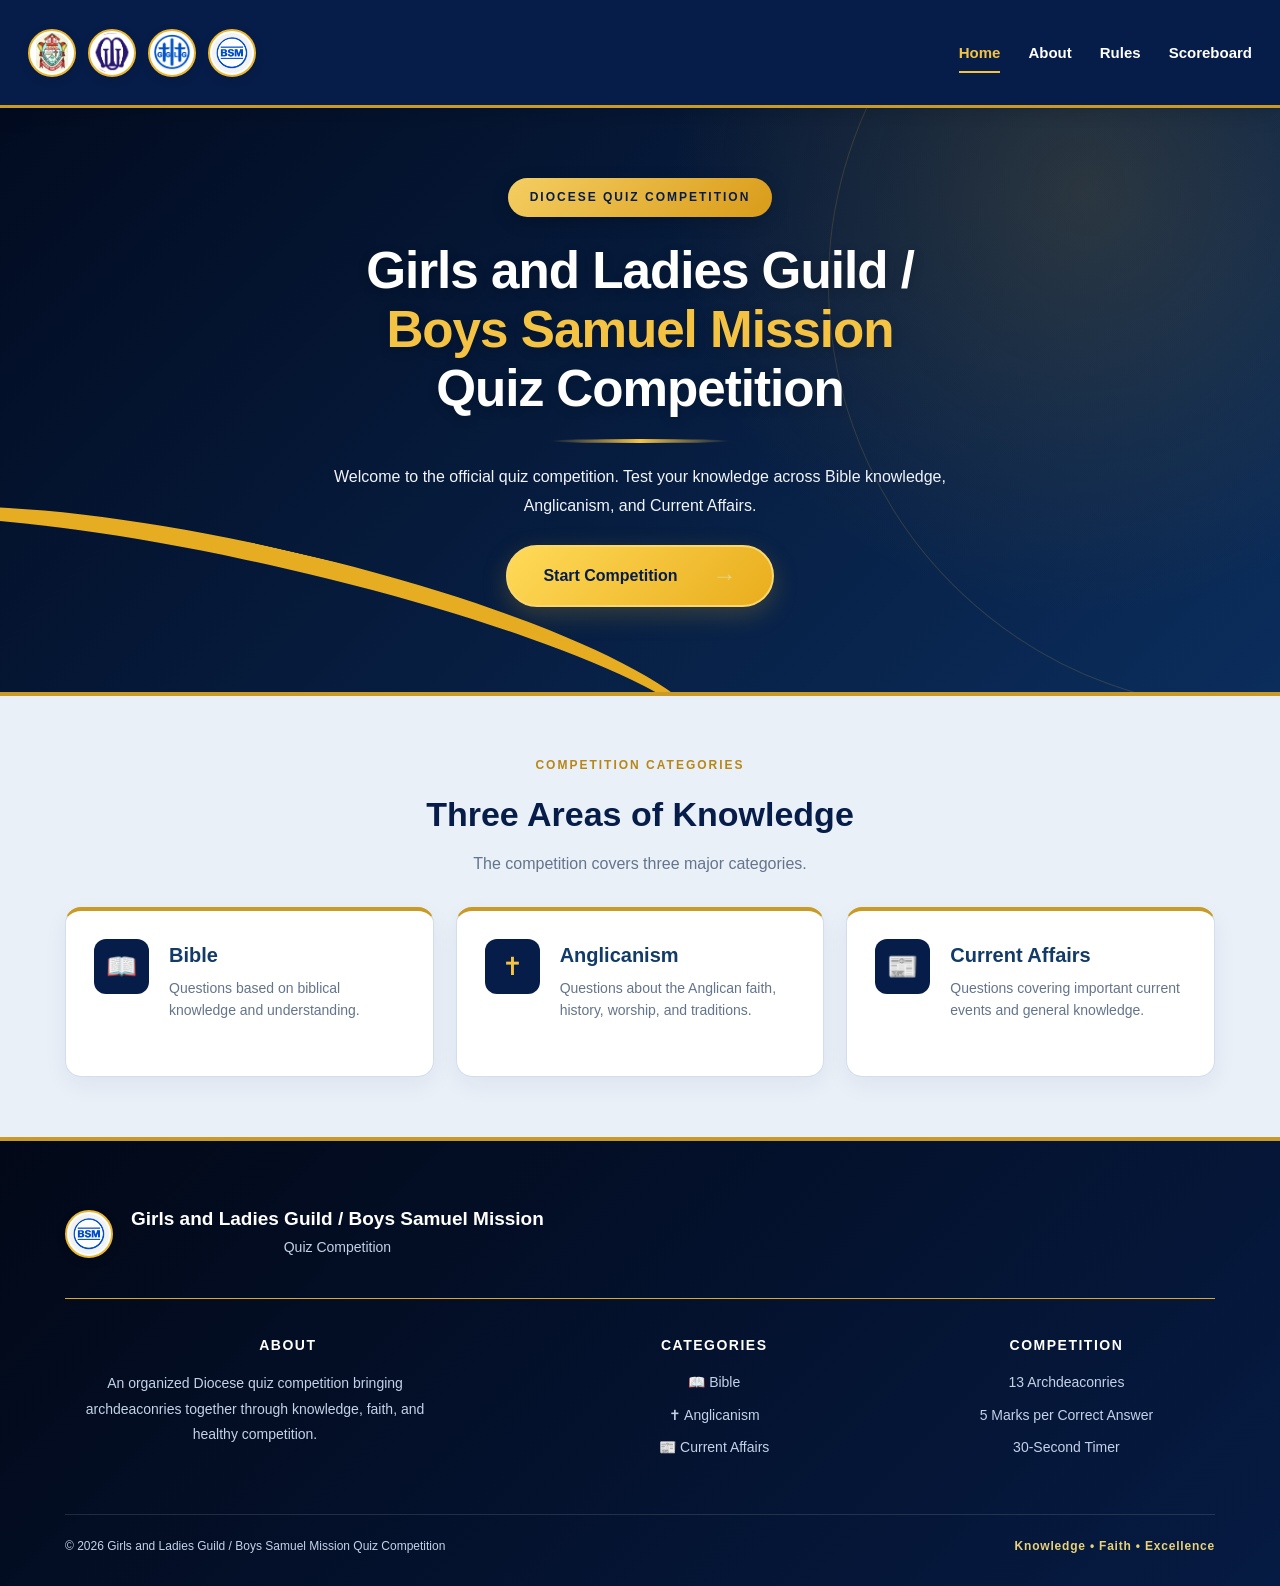
<file: index.html>
<!DOCTYPE html>
<html lang="en">
<head>
  <meta charset="UTF-8" />
  <meta name="viewport" content="width=device-width, initial-scale=1.0" />

  <title>Girls and Ladies Guild / Boys Samuel Mission Quiz Competition</title>

  <link rel="stylesheet" href="style.css" />
</head>

<body>

  <!-- ================= HEADER ================= -->
  <header class="header">
    <div class="header-inner">

      <!-- Logo Area -->
   <div class="logo-group">
  <div class="logo-placeholder">
    <img src="images/logo.png" alt="Logo 1">
  </div>

  <div class="logo-placeholder">
    <img src="images/logo2.png" alt="Logo 2">
  </div>

  <div class="logo-placeholder">
    <img src="images/logo3.png" alt="Logo 3">
  </div>
 <div class="logo-placeholder">
    <img src="images/logo4.png" alt="Logo 4">
  </div>
 
</div>

      <!-- Navigation -->
      
<nav class="navigation">
  <a href="index.html" class="active">Home</a>
  <a href="about.html">About</a>
  <a href="rules.html">Rules</a>
  <a href="scoreboard.html">Scoreboard</a>
</nav>
    </div>
  </header>


  <!-- ================= MAIN ================= -->
  <main>

    <!-- Hero Section -->
    <section class="hero">

      <div class="hero-content">

        <span class="eyebrow">DIOCESE QUIZ COMPETITION</span>

        <h1>
          Girls and Ladies Guild /
          <span>Boys Samuel Mission</span>
          Quiz Competition
        </h1>

        <div class="gold-line"></div>

        <p class="hero-description">
          Welcome to the official quiz competition.
          Test your knowledge across Bible knowledge,
          Anglicanism, and Current Affairs.
        </p>

        <button id="startCompetitionBtn" class="start-button">
          Start Competition
          <span>→</span>
        </button>

      </div>

    </section>


    <!-- ================= CATEGORIES ================= -->
    <section class="categories-section">

      <div class="section-heading">

        <span class="section-label">
          COMPETITION CATEGORIES
        </span>

        <h2>Three Areas of Knowledge</h2>

        <p>
          The competition covers three major categories.
        </p>

      </div>


      <div class="category-grid">

        <!-- Bible -->
        <article class="category-card">

          <div class="category-icon">📖</div>

          <div>
            <h3>Bible</h3>

            <p>
              Questions based on biblical knowledge
              and understanding.
            </p>
          </div>

        </article>


        <!-- Anglicanism -->
        <article class="category-card">

          <div class="category-icon">✝</div>

          <div>
            <h3>Anglicanism</h3>

            <p>
              Questions about the Anglican faith,
              history, worship, and traditions.
            </p>
          </div>

        </article>


        <!-- Current Affairs -->
        <article class="category-card">

          <div class="category-icon">📰</div>

          <div>
            <h3>Current Affairs</h3>

            <p>
              Questions covering important current
              events and general knowledge.
            </p>
          </div>

        </article>

      </div>

    </section>

  </main>


  <!-- ================= FOOTER ================= -->
<!-- ================= FOOTER ================= -->
<footer class="footer">

  <div class="footer-container">

    <!-- Brand -->
    <div class="footer-brand">

    <div class="logo-placeholder">
    <img src="images/logo4.png" alt="Logo 3">
  </div>


      <div>
        <h3>
          Girls and Ladies Guild / Boys Samuel Mission
        </h3>

        <p>Quiz Competition</p>
      </div>

    </div>


    <!-- Gold divider -->
    <div class="footer-gold-line"></div>


    <!-- Footer columns -->
    <div class="footer-grid">

      <!-- About -->
      <div class="footer-column">

        <h4>About</h4>

        <p>
          An organized Diocese quiz competition bringing
          archdeaconries together through knowledge, faith,
          and healthy competition.
        </p>

      </div>


      <!-- Categories -->
      <div class="footer-column">

        <h4>Categories</h4>

        <ul>
          <li>📖 Bible</li>
          <li>✝ Anglicanism</li>
          <li>📰 Current Affairs</li>
        </ul>

      </div>


      <!-- Competition -->
      <div class="footer-column">

        <h4>Competition</h4>

        <ul>
          <li>13 Archdeaconries</li>
          <li>5 Marks per Correct Answer</li>
          <li>30-Second Timer</li>
        </ul>

      </div>

    </div>


    <!-- Bottom bar -->
    <div class="footer-bottom">

      <p>
        © 2026 Girls and Ladies Guild / Boys Samuel Mission
        Quiz Competition
      </p>

      <p class="footer-tagline">
        Knowledge • Faith • Excellence
      </p>

    </div>

  </div>

</footer>


  <script src="script.js"></script>

</body>
</html>
</file>
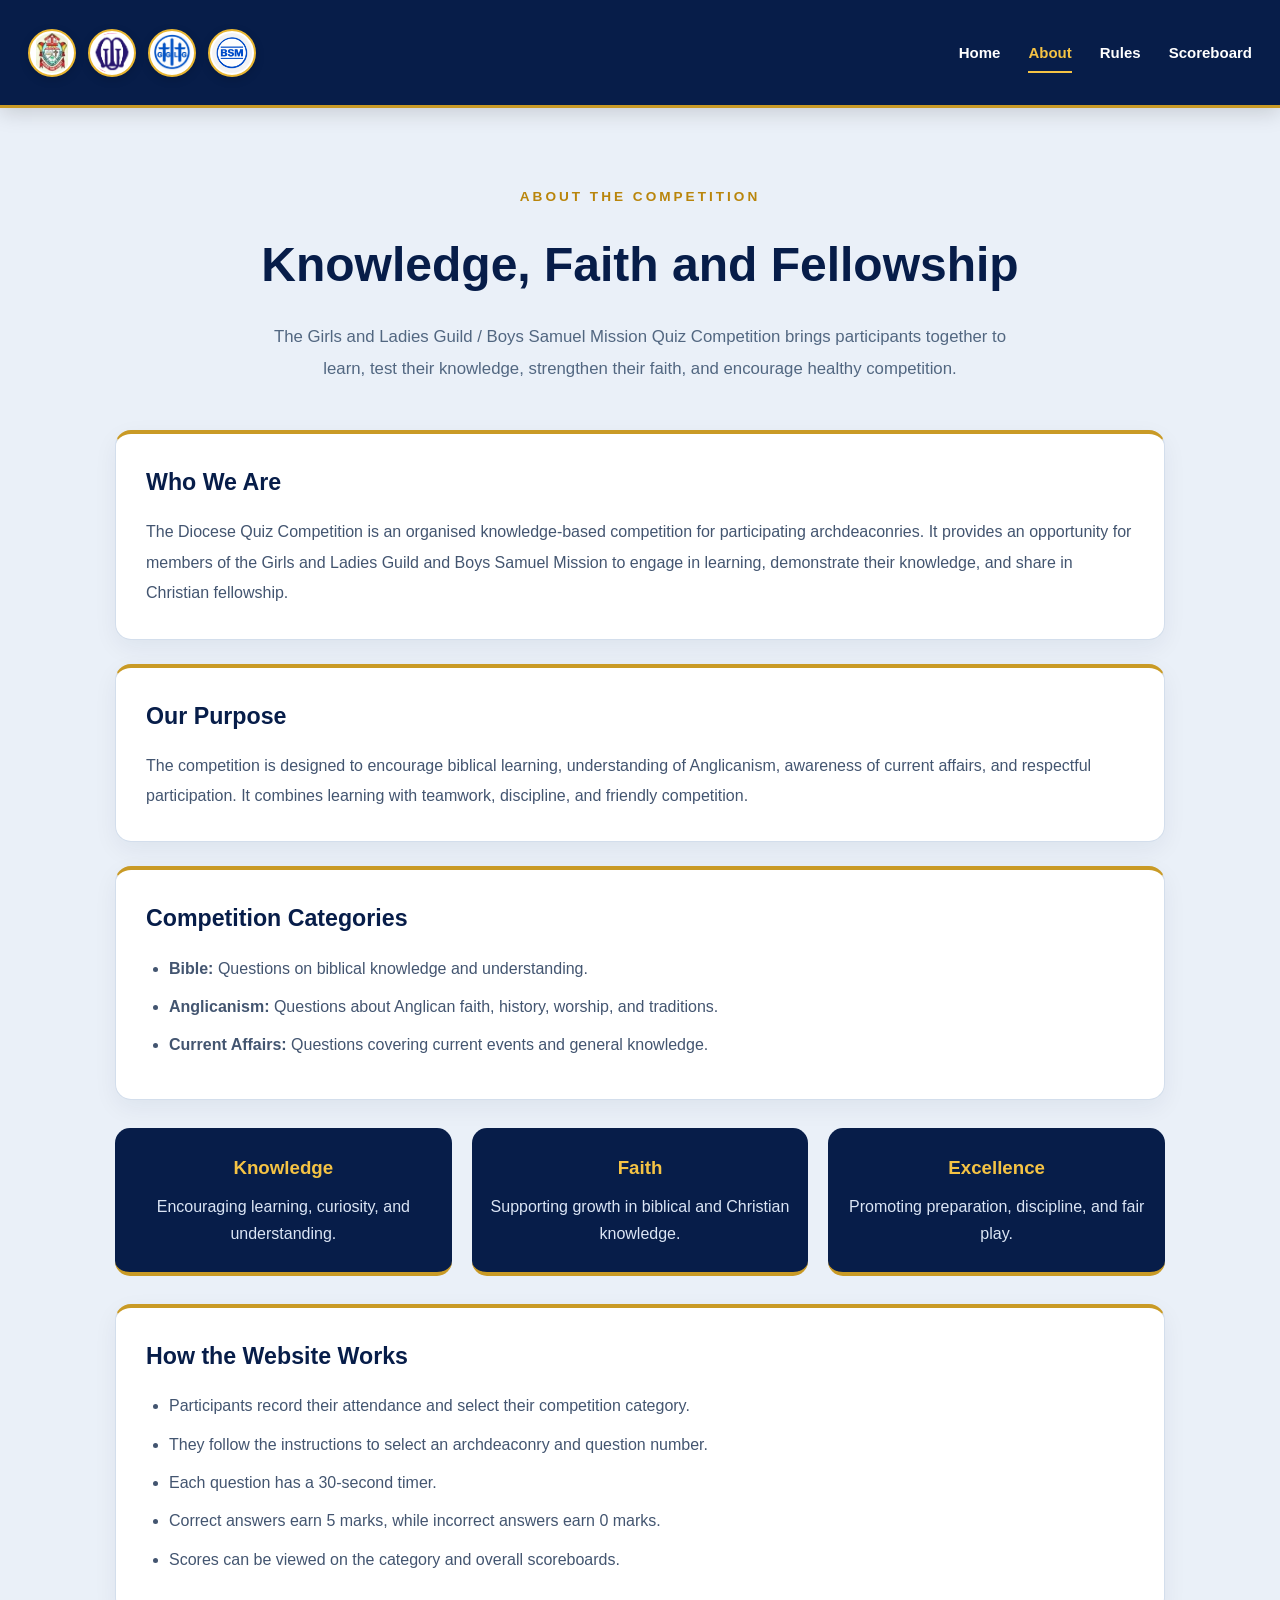
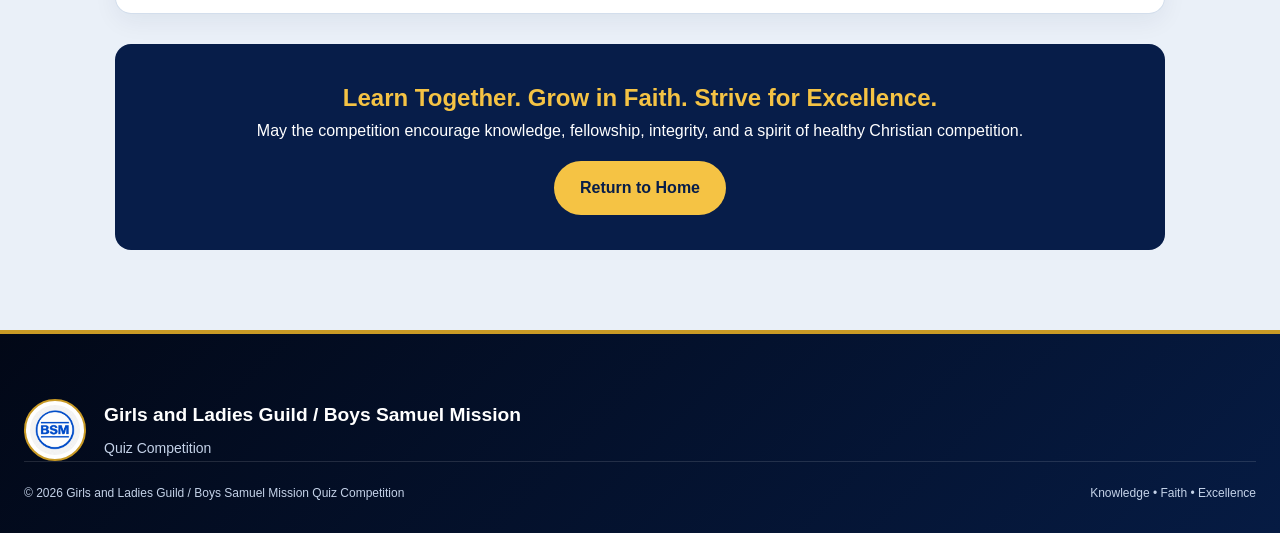
<file: about.html>
<!DOCTYPE html>
<html lang="en">
<head>
  <meta charset="UTF-8">
  <meta name="viewport" content="width=device-width, initial-scale=1.0">
  <title>About Us | Diocese Quiz Competition</title>
  <link rel="stylesheet" href="style.css">

  <style>
    .about-main {
      background: #eaf0f8;
      padding: 65px 24px 80px;
    }

    .about-container {
      max-width: 1050px;
      margin: 0 auto;
    }

    .about-hero {
      text-align: center;
      padding: 10px 0 45px;
    }

    .about-label {
      color: #b9850b;
      font-weight: 800;
      letter-spacing: 3px;
      font-size: 0.85rem;
    }

    .about-hero h1 {
      color: #071d49;
      font-size: clamp(2rem, 5vw, 3rem);
      margin: 18px 0;
    }

    .about-hero p {
      color: #526781;
      max-width: 750px;
      margin: 0 auto;
      line-height: 1.9;
      font-size: 1.05rem;
    }

    .about-card {
      background: #fff;
      border: 1px solid #d3deec;
      border-top: 4px solid #c99a25;
      border-radius: 16px;
      padding: 30px;
      margin-bottom: 24px;
      box-shadow: 0 8px 24px rgba(7, 29, 73, 0.06);
    }

    .about-card h2 {
      color: #071d49;
      margin-top: 0;
      margin-bottom: 16px;
      font-size: 1.45rem;
    }

    .about-card p,
    .about-card li {
      color: #435570;
      line-height: 1.9;
    }

    .about-card ul {
      padding-left: 23px;
      margin-bottom: 0;
    }

    .about-card li {
      margin-bottom: 8px;
    }

    .about-values {
      display: grid;
      grid-template-columns: repeat(3, minmax(0, 1fr));
      gap: 20px;
      margin: 28px 0;
    }

    .value-card {
      background: #071d49;
      color: #fff;
      text-align: center;
      border-radius: 15px;
      padding: 25px 18px;
      border-bottom: 4px solid #c99a25;
    }

    .value-card h3 {
      color: #f5c344;
      margin: 0 0 10px;
    }

    .value-card p {
      color: #dbe5f5;
      line-height: 1.7;
      margin-bottom: 0;
    }

    .about-callout {
      background: #071d49;
      color: #fff;
      text-align: center;
      border-radius: 16px;
      padding: 35px 24px;
      margin-top: 30px;
    }

    .about-callout h2 {
      color: #f5c344;
      margin-top: 0;
    }

    .about-callout p {
      line-height: 1.8;
    }

    .about-button {
      display: inline-block;
      margin-top: 15px;
      padding: 14px 26px;
      border-radius: 40px;
      background: #f5c344;
      color: #071d49;
      text-decoration: none;
      font-weight: 800;
    }

    .about-button:hover {
      background: #e3ae25;
    }

    @media (max-width: 700px) {
      .about-main {
        padding: 45px 16px 55px;
      }

      .about-card {
        padding: 23px 20px;
      }

      .about-values {
        grid-template-columns: 1fr;
      }
    }
    
/* Keep footer logo small on every page */
.footer .footer-brand img {
  width: 62px !important;
  height: 62px !important;
  max-width: 62px !important;
  max-height: 62px !important;
  object-fit: contain !important;
  display: block;
  flex-shrink: 0;
  padding: 4px;
  background: #fff;
  border: 2px solid #c99a25;
  border-radius: 50%;
  box-sizing: border-box;
}

.footer .footer-brand {
  display: flex;
  flex-direction: row;
  align-items: center;
  justify-content: flex-start;
  gap: 18px;
  text-align: left;
}

.footer .footer-brand h2 {
  font-size: 1.2rem;
  margin: 0 0 6px;
}

.footer .footer-brand p {
  margin: 0;
}

  </style>
</head>

<body>

  <!-- Header -->
  <header class="header">
    <div class="header-inner">

      <div class="logo-group">
        <div class="logo-placeholder">
          <img src="images/logo.png" alt="Diocese emblem">
        </div>
        <div class="logo-placeholder">
          <img src="images/logo2.png" alt="Guild logo">
        </div>
        <div class="logo-placeholder">
          <img src="images/logo3.png" alt="Mission logo">
        </div>
                <div class="logo-placeholder">
          <img src="images/logo4.png" alt="Mission logo">
        </div>
      </div>

      <nav class="navigation">
        <a href="index.html">Home</a>
        <a href="about.html" class="active">About</a>
        <a href="rules.html">Rules</a>
        <a href="scoreboard.html">Scoreboard</a>
      </nav>

    </div>
  </header>

  <!-- About Content -->
  <main class="about-main">
    <div class="about-container">

      <section class="about-hero">
        <span class="about-label">ABOUT THE COMPETITION</span>
        <h1>Knowledge, Faith and Fellowship</h1>
        <p>
          The Girls and Ladies Guild / Boys Samuel Mission Quiz Competition
          brings participants together to learn, test their knowledge,
          strengthen their faith, and encourage healthy competition.
        </p>
      </section>

      <section class="about-card">
        <h2>Who We Are</h2>
        <p>
          The Diocese Quiz Competition is an organised knowledge-based
          competition for participating archdeaconries. It provides an
          opportunity for members of the Girls and Ladies Guild and
          Boys Samuel Mission to engage in learning, demonstrate their
          knowledge, and share in Christian fellowship.
        </p>
      </section>

      <section class="about-card">
        <h2>Our Purpose</h2>
        <p>
          The competition is designed to encourage biblical learning,
          understanding of Anglicanism, awareness of current affairs,
          and respectful participation. It combines learning with
          teamwork, discipline, and friendly competition.
        </p>
      </section>

      <section class="about-card">
        <h2>Competition Categories</h2>
        <ul>
          <li><strong>Bible:</strong> Questions on biblical knowledge and understanding.</li>
          <li><strong>Anglicanism:</strong> Questions about Anglican faith, history, worship, and traditions.</li>
          <li><strong>Current Affairs:</strong> Questions covering current events and general knowledge.</li>
        </ul>
      </section>

      <section class="about-values">
        <div class="value-card">
          <h3>Knowledge</h3>
          <p>Encouraging learning, curiosity, and understanding.</p>
        </div>

        <div class="value-card">
          <h3>Faith</h3>
          <p>Supporting growth in biblical and Christian knowledge.</p>
        </div>

        <div class="value-card">
          <h3>Excellence</h3>
          <p>Promoting preparation, discipline, and fair play.</p>
        </div>
      </section>

      <section class="about-card">
        <h2>How the Website Works</h2>
        <ul>
          <li>Participants record their attendance and select their competition category.</li>
          <li>They follow the instructions to select an archdeaconry and question number.</li>
          <li>Each question has a 30-second timer.</li>
          <li>Correct answers earn 5 marks, while incorrect answers earn 0 marks.</li>
          <li>Scores can be viewed on the category and overall scoreboards.</li>
        </ul>
      </section>

      <section class="about-callout">
        <h2>Learn Together. Grow in Faith. Strive for Excellence.</h2>
        <p>
          May the competition encourage knowledge, fellowship,
          integrity, and a spirit of healthy Christian competition.
        </p>
        <a href="index.html" class="about-button">Return to Home</a>
      </section>

    </div>
  </main>

  <!-- Footer -->
  <footer class="footer">
    <div class="footer-inner">

 <div class="footer-brand">
  <img src="images/logo4.png" alt="Competition logo">
  <div>
    <h2>Girls and Ladies Guild / Boys Samuel Mission</h2>
    <p>Quiz Competition</p>
  </div>
</div>

      <div class="footer-bottom">
        <p>© 2026 Girls and Ladies Guild / Boys Samuel Mission Quiz Competition</p>
        <p>Knowledge • Faith • Excellence</p>
      </div>

    </div>
  </footer>

</body>
</html>
</file>
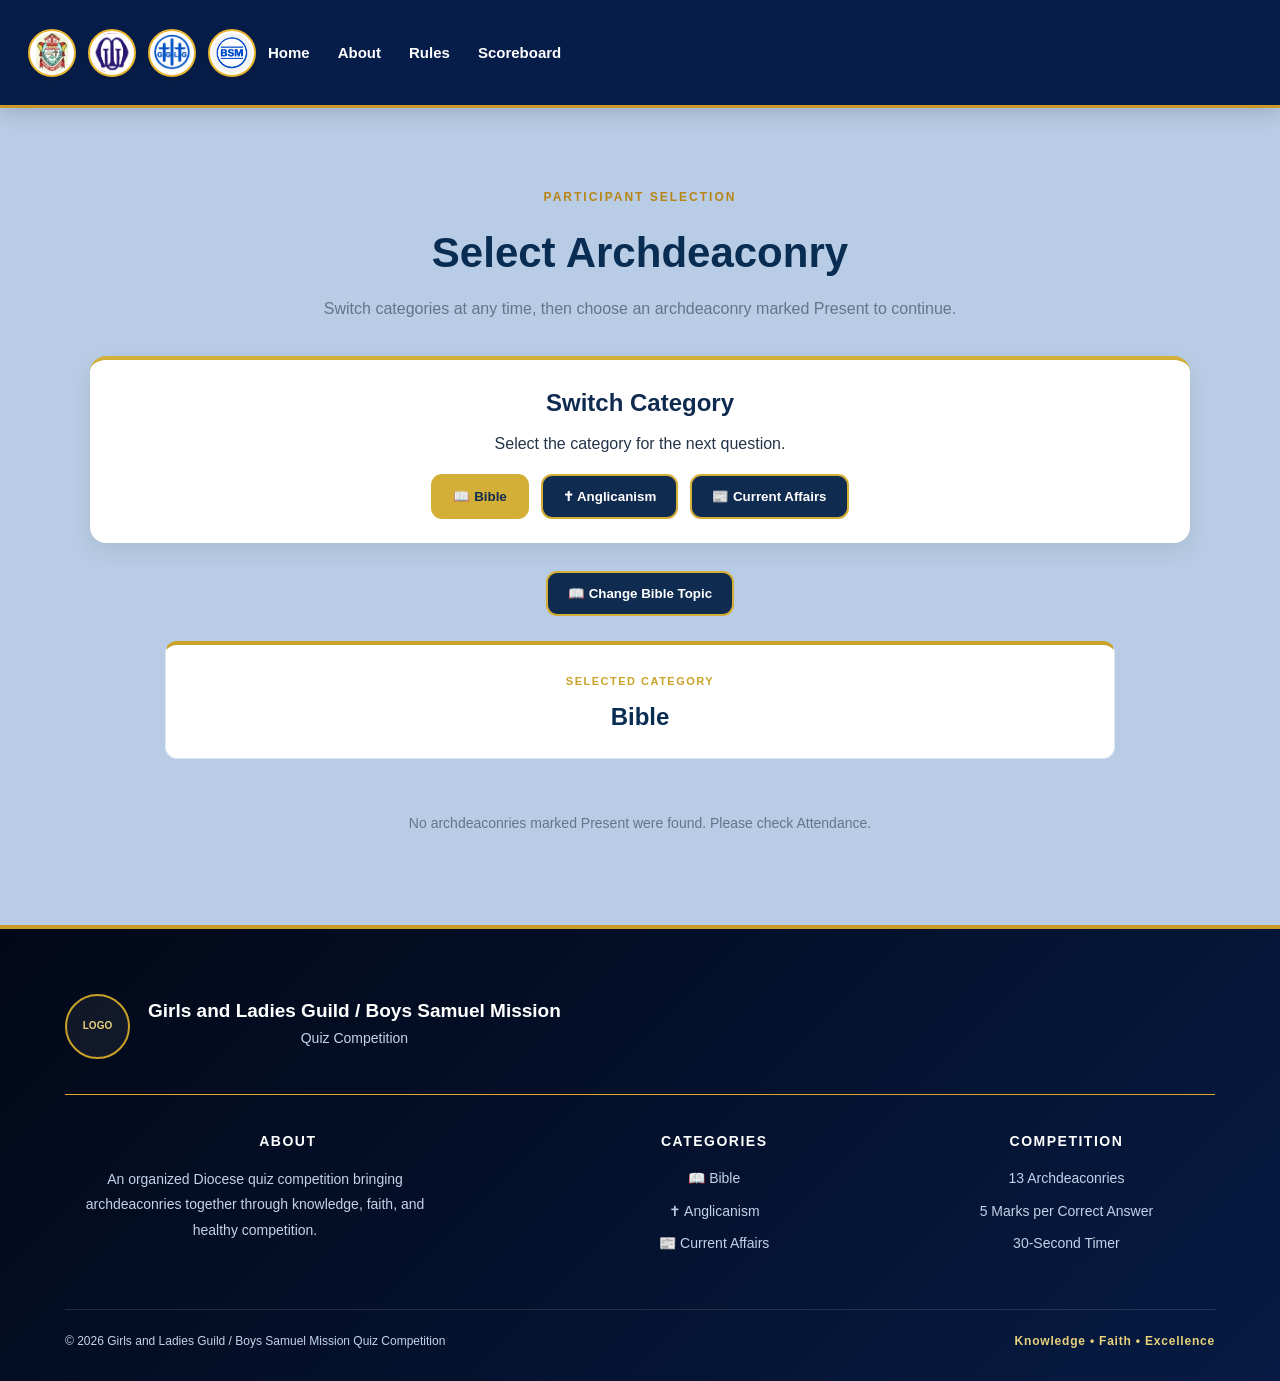
<file: archdeaconry.html>
<!DOCTYPE html>
<html lang="en">
<head>
  <meta charset="UTF-8">
  <meta name="viewport" content="width=device-width, initial-scale=1.0">
  <title>Archdeaconry Selection | Quiz Competition</title>
  <link rel="stylesheet" href="style.css">

  <style>
    .category-switcher {
      max-width: 1100px;
      margin: 0 auto 28px;
      padding: 24px;
      text-align: center;
      background: #fff;
      border-radius: 16px;
      border-top: 4px solid #d4af37;
      box-shadow: 0 8px 24px rgba(0, 0, 0, .08);
    }

    .category-switcher h2 {
      margin: 0 0 8px;
      color: #102b50;
    }

    .category-switcher p {
      margin: 0 0 18px;
    }

    .category-switcher-buttons {
      display: flex;
      justify-content: center;
      flex-wrap: wrap;
      gap: 12px;
    }

    .category-switch-btn {
      padding: 13px 20px;
      border: 2px solid #d4af37;
      border-radius: 11px;
      background: #102b50;
      color: #fff;
      font-weight: 700;
      cursor: pointer;
    }

    .category-switch-btn.active {
      background: #d4af37;
      color: #102b50;
    }

    .category-switch-btn:focus-visible {
      outline: 3px solid #102b50;
      outline-offset: 3px;
    }

    .selected-category-box {
      margin-bottom: 28px;
    }

    .archdeaconry-grid {
      display: grid;
      grid-template-columns: repeat(auto-fit, minmax(230px, 1fr));
      gap: 18px;
    }

    .archdeaconry-card {
      width: 100%;
      display: flex;
      align-items: center;
      justify-content: space-between;
      gap: 12px;
      padding: 22px;
      text-align: left;
      cursor: pointer;
    }

    .archdeaconry-card h3 {
      margin: 8px 0 0;
    }

    .archdeaconry-arrow {
      font-size: 24px;
    }

    @media (max-width: 600px) {
      .category-switcher {
        padding: 18px 12px;
      }

      .category-switch-btn {
        width: 100%;
      }
    }
  </style>
</head>

<body>
  <header class="header">
    <div class="header-inner">
       <div class="logo-group">
  <div class="logo-placeholder">
    <img src="images/logo.png" alt="Logo 1">
  </div>

  <div class="logo-placeholder">
    <img src="images/logo2.png" alt="Logo 2">
  </div>

  <div class="logo-placeholder">
    <img src="images/logo3.png" alt="Logo 3">
  </div>
 <div class="logo-placeholder">
    <img src="images/logo4.png" alt="Logo 4">
  </div>

      <nav class="navigation">
        <a href="index.html">Home</a>
        <a href="about.html">About</a>
        <a href="rules.html">Rules</a>
        <a href="scoreboard.html">Scoreboard</a>
      </nav>
    </div>
  </header>

  <main class="archdeaconry-page">
    <section class="archdeaconry-header">
      <span class="section-label">PARTICIPANT SELECTION</span>
      <h1>Select Archdeaconry</h1>
      <p>
        Switch categories at any time, then choose an archdeaconry
        marked Present to continue.
      </p>
    </section>

    <!-- CATEGORY SWITCHER FIRST -->
    <section class="category-switcher">
      <h2>Switch Category</h2>
      <p>Select the category for the next question.</p>

      <div class="category-switcher-buttons">
        <button type="button" class="category-switch-btn"
          data-category="bible" data-name="Bible">
          📖 Bible
        </button>

        <button type="button" class="category-switch-btn"
          data-category="anglicanism" data-name="Anglicanism">
          ✝ Anglicanism
        </button>

        <button type="button" class="category-switch-btn"
          data-category="current_affairs" data-name="Current Affairs">
          📰 Current Affairs
        </button>
      </div>
    </section>
<section id="bibleTopicSwitcher" style="display:none; text-align:center; margin-bottom:25px;">
  <button type="button" id="changeBibleTopicBtn" class="category-switch-btn">
    📖 Change Bible Topic
  </button>
</section>
    <!-- CURRENT CATEGORY -->
    <section class="selected-category-box">
      <span>SELECTED CATEGORY</span>
      <h2 id="selectedCategoryName">Loading...</h2>
    </section>

    <!-- ARCHDEACONRIES -->
    <section id="archdeaconryGrid" class="archdeaconry-grid"></section>

    <p id="archdeaconryMessage" class="archdeaconry-message" aria-live="polite">
      Loading archdeaconries...
    </p>
  </main>

  <footer class="footer">
    <div class="footer-container">
      <div class="footer-brand">
        <div class="footer-logo">LOGO</div>
        <div>
          <h3>Girls and Ladies Guild / Boys Samuel Mission</h3>
          <p>Quiz Competition</p>
        </div>
      </div>

      <div class="footer-gold-line"></div>

      <div class="footer-grid">
        <div class="footer-column">
          <h4>About</h4>
          <p>
            An organized Diocese quiz competition bringing
            archdeaconries together through knowledge, faith,
            and healthy competition.
          </p>
        </div>

        <div class="footer-column">
          <h4>Categories</h4>
          <ul>
            <li>📖 Bible</li>
            <li>✝ Anglicanism</li>
            <li>📰 Current Affairs</li>
          </ul>
        </div>

        <div class="footer-column">
          <h4>Competition</h4>
          <ul>
            <li>13 Archdeaconries</li>
            <li>5 Marks per Correct Answer</li>
            <li>30-Second Timer</li>
          </ul>
        </div>
      </div>

      <div class="footer-bottom">
        <p>© 2026 Girls and Ladies Guild / Boys Samuel Mission Quiz Competition</p>
        <p class="footer-tagline">Knowledge • Faith • Excellence</p>
      </div>
    </div>
  </footer>

  <!-- Keep this filename exactly as it is in your project -->

<script>
window.addEventListener("error", function (event) {
  const errorBox = document.createElement("pre");

  errorBox.style.cssText =
    "background:#ffe5e5;color:#900;padding:15px;white-space:pre-wrap;";

  errorBox.textContent =
    "JavaScript Error: " +
    event.message +
    "\nFile: " +
    event.filename +
    "\nLine: " +
    event.lineno;

  document.body.appendChild(errorBox);
});
</script>

<script src="archdeaonry.js"></script>

</body>
</html>
</file>
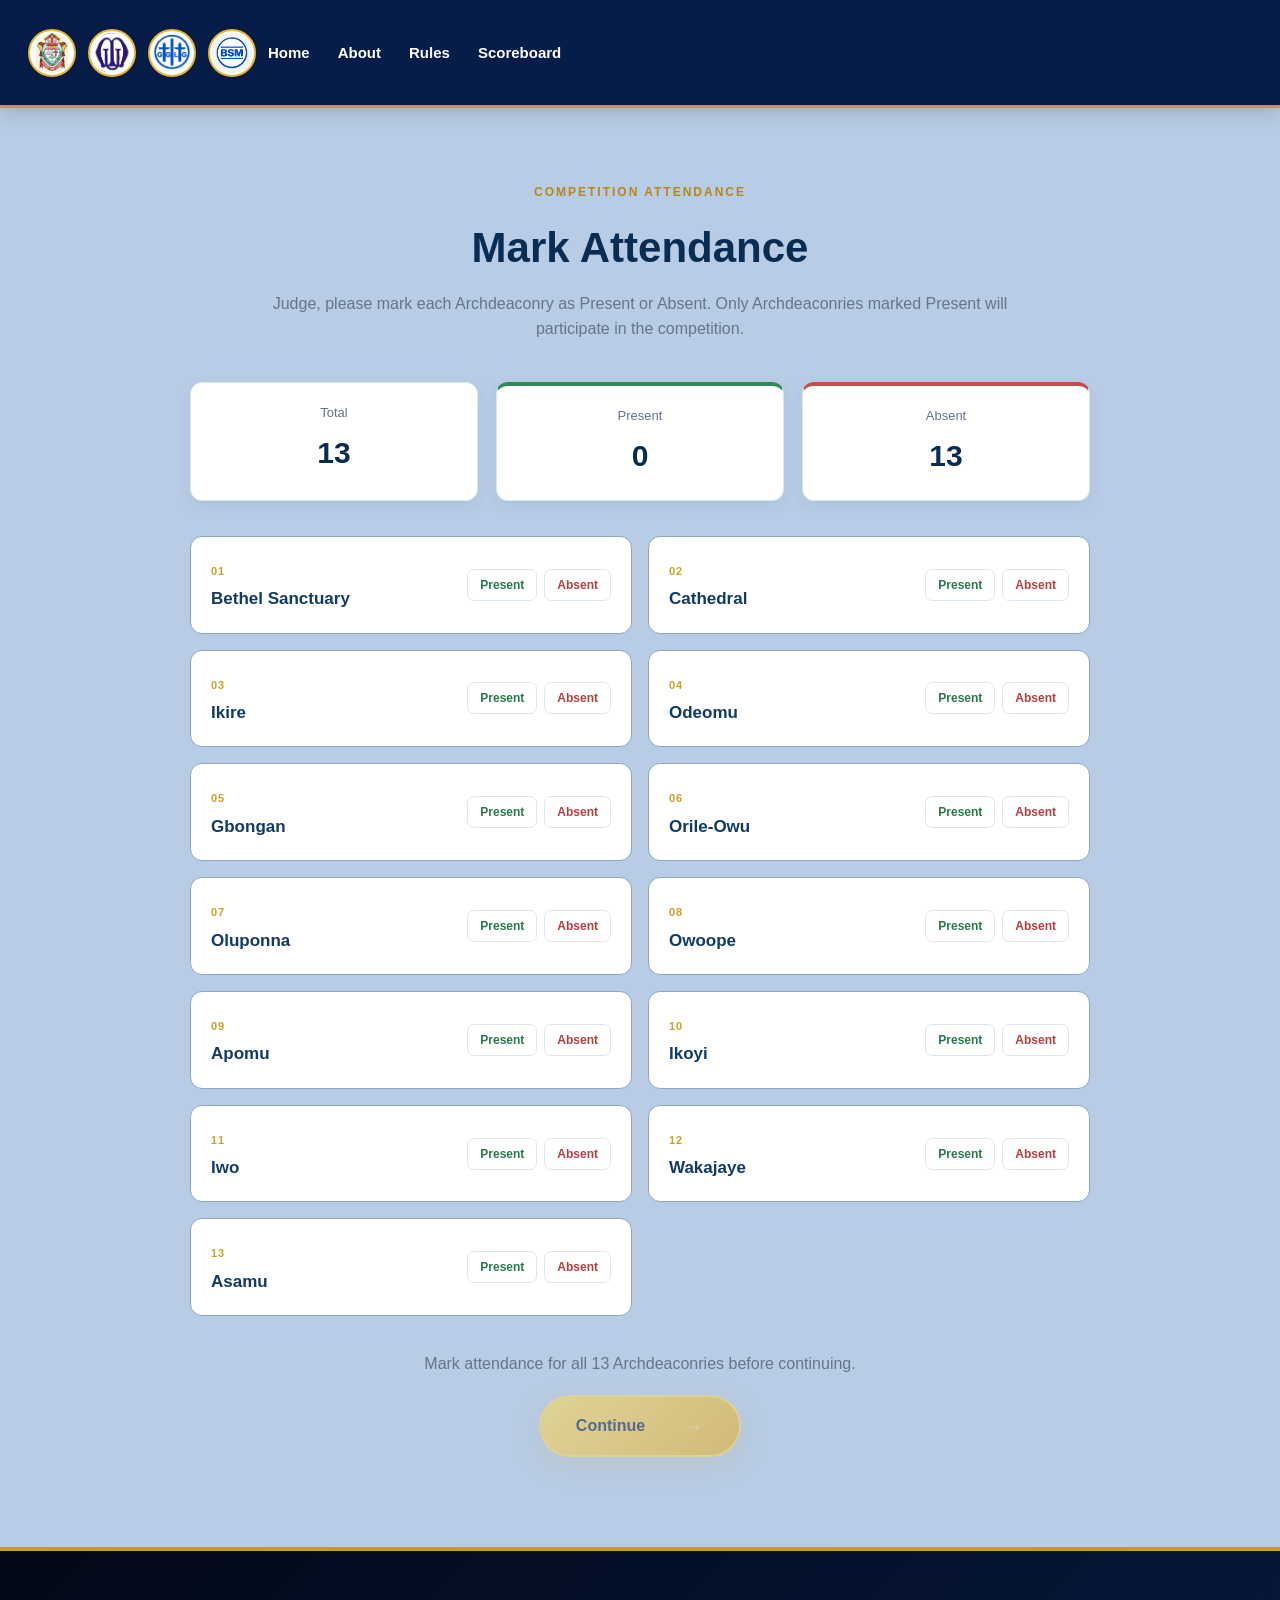
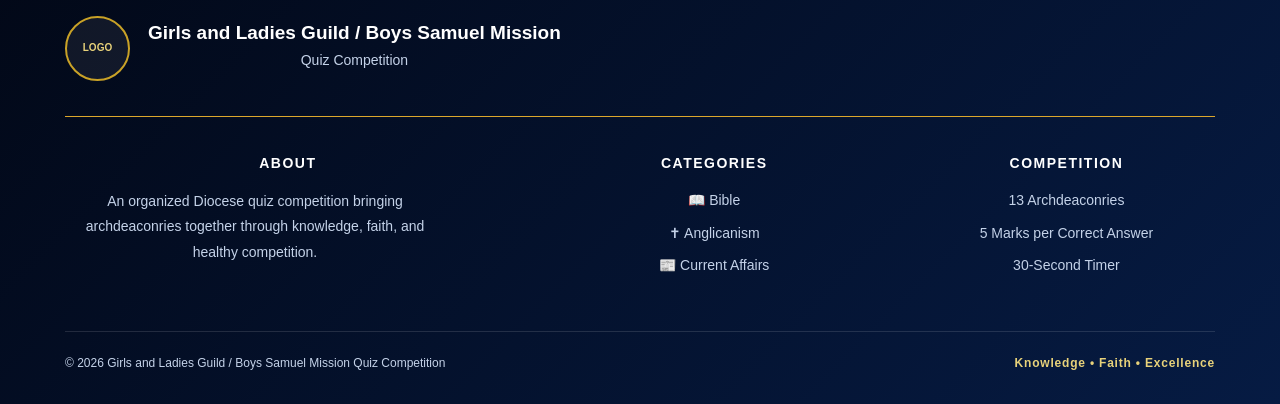
<file: attendance.html>
<!DOCTYPE html>
<html lang="en">
<head>
  <meta charset="UTF-8" />
  <meta name="viewport" content="width=device-width, initial-scale=1.0" />

  <title>Attendance | Girls and Ladies Guild / Boys Samuel Mission Quiz Competition</title>

  <link rel="stylesheet" href="style.css" />
</head>

<body>

  <!-- HEADER -->
  <header class="header">
    <div class="header-inner">

       <div class="logo-group">
  <div class="logo-placeholder">
    <img src="images/logo.png" alt="Logo 1">
  </div>

  <div class="logo-placeholder">
    <img src="images/logo2.png" alt="Logo 2">
  </div>

  <div class="logo-placeholder">
    <img src="images/logo3.png" alt="Logo 3">
  </div>
 <div class="logo-placeholder">
    <img src="images/logo4.png" alt="Logo 4">
  </div>

      <nav class="navigation">
        <a href="index.html">Home</a>
        <a href="about.html">About</a>
        <a href="rules.html">Rules</a>
        <a href="scoreboard.html">Scoreboard</a>
      </nav>

    </div>
  </header>


  <!-- ATTENDANCE PAGE -->
  <main class="attendance-page">

    <section class="attendance-header">

      <span class="section-label">COMPETITION ATTENDANCE</span>

      <h1>Mark Attendance</h1>

      <p>
        Judge, please mark each Archdeaconry as Present or Absent.
        Only Archdeaconries marked Present will participate in the competition.
      </p>

    </section>


    <!-- ATTENDANCE SUMMARY -->
    <section class="attendance-summary">

      <div class="summary-card">
        <span>Total</span>
        <strong id="totalCount">13</strong>
      </div>

      <div class="summary-card present-summary">
        <span>Present</span>
        <strong id="presentCount">0</strong>
      </div>

      <div class="summary-card absent-summary">
        <span>Absent</span>
        <strong id="absentCount">13</strong>
      </div>

    </section>


    <!-- ARCHDEACONRIES -->
    <section class="attendance-list">

      <div class="attendance-card">
        <div>
          <span class="arch-number">01</span>
          <h3>Bethel Sanctuary</h3>
        </div>

        <div class="attendance-buttons">
          <button class="attendance-btn present-btn"
                  data-status="present">
            Present
          </button>

          <button class="attendance-btn absent-btn"
                  data-status="absent">
            Absent
          </button>
        </div>
      </div>


      <div class="attendance-card">
        <div>
          <span class="arch-number">02</span>
          <h3>Cathedral</h3>
        </div>

        <div class="attendance-buttons">
          <button class="attendance-btn present-btn" data-status="present">Present</button>
          <button class="attendance-btn absent-btn" data-status="absent">Absent</button>
        </div>
      </div>


      <div class="attendance-card">
        <div>
          <span class="arch-number">03</span>
          <h3>Ikire</h3>
        </div>

        <div class="attendance-buttons">
          <button class="attendance-btn present-btn" data-status="present">Present</button>
          <button class="attendance-btn absent-btn" data-status="absent">Absent</button>
        </div>
      </div>


      <div class="attendance-card">
        <div>
          <span class="arch-number">04</span>
          <h3>Odeomu</h3>
        </div>

        <div class="attendance-buttons">
          <button class="attendance-btn present-btn" data-status="present">Present</button>
          <button class="attendance-btn absent-btn" data-status="absent">Absent</button>
        </div>
      </div>


      <div class="attendance-card">
        <div>
          <span class="arch-number">05</span>
          <h3>Gbongan</h3>
        </div>

        <div class="attendance-buttons">
          <button class="attendance-btn present-btn" data-status="present">Present</button>
          <button class="attendance-btn absent-btn" data-status="absent">Absent</button>
        </div>
      </div>


      <div class="attendance-card">
        <div>
          <span class="arch-number">06</span>
          <h3>Orile-Owu</h3>
        </div>

        <div class="attendance-buttons">
          <button class="attendance-btn present-btn" data-status="present">Present</button>
          <button class="attendance-btn absent-btn" data-status="absent">Absent</button>
        </div>
      </div>


      <div class="attendance-card">
        <div>
          <span class="arch-number">07</span>
          <h3>Oluponna</h3>
        </div>

        <div class="attendance-buttons">
          <button class="attendance-btn present-btn" data-status="present">Present</button>
          <button class="attendance-btn absent-btn" data-status="absent">Absent</button>
        </div>
      </div>


      <div class="attendance-card">
        <div>
          <span class="arch-number">08</span>
          <h3>Owoope</h3>
        </div>

        <div class="attendance-buttons">
          <button class="attendance-btn present-btn" data-status="present">Present</button>
          <button class="attendance-btn absent-btn" data-status="absent">Absent</button>
        </div>
      </div>


      <div class="attendance-card">
        <div>
          <span class="arch-number">09</span>
          <h3>Apomu</h3>
        </div>

        <div class="attendance-buttons">
          <button class="attendance-btn present-btn" data-status="present">Present</button>
          <button class="attendance-btn absent-btn" data-status="absent">Absent</button>
        </div>
      </div>


      <div class="attendance-card">
        <div>
          <span class="arch-number">10</span>
          <h3>Ikoyi</h3>
        </div>

        <div class="attendance-buttons">
          <button class="attendance-btn present-btn" data-status="present">Present</button>
          <button class="attendance-btn absent-btn" data-status="absent">Absent</button>
        </div>
      </div>


      <div class="attendance-card">
        <div>
          <span class="arch-number">11</span>
          <h3>Iwo</h3>
        </div>

        <div class="attendance-buttons">
          <button class="attendance-btn present-btn" data-status="present">Present</button>
          <button class="attendance-btn absent-btn" data-status="absent">Absent</button>
        </div>
      </div>


      <div class="attendance-card">
        <div>
          <span class="arch-number">12</span>
          <h3>Wakajaye</h3>
        </div>

        <div class="attendance-buttons">
          <button class="attendance-btn present-btn" data-status="present">Present</button>
          <button class="attendance-btn absent-btn" data-status="absent">Absent</button>
        </div>
      </div>


      <div class="attendance-card">
        <div>
          <span class="arch-number">13</span>
          <h3>Asamu</h3>
        </div>

        <div class="attendance-buttons">
          <button class="attendance-btn present-btn" data-status="present">Present</button>
          <button class="attendance-btn absent-btn" data-status="absent">Absent</button>
        </div>
      </div>

    </section>


    <!-- CONTINUE -->
    <section class="attendance-action">

      <p id="attendanceMessage">
        Mark attendance for all 13 Archdeaconries before continuing.
      </p>

      <button id="continueAttendanceBtn" class="start-button">
        Continue
        <span>→</span>
      </button>

    </section>

  </main>


  <!-- FOOTER -->
  <footer class="footer">

    <div class="footer-container">

      <div class="footer-brand">
        <div class="footer-logo">LOGO</div>

        <div>
          <h3>Girls and Ladies Guild / Boys Samuel Mission</h3>
          <p>Quiz Competition</p>
        </div>
      </div>

      <div class="footer-gold-line"></div>

      <div class="footer-grid">

        <div class="footer-column">
          <h4>About</h4>
          <p>
            An organized Diocese quiz competition bringing
            archdeaconries together through knowledge, faith,
            and healthy competition.
          </p>
        </div>

        <div class="footer-column">
          <h4>Categories</h4>
          <ul>
            <li>📖 Bible</li>
            <li>✝ Anglicanism</li>
            <li>📰 Current Affairs</li>
          </ul>
        </div>

        <div class="footer-column">
          <h4>Competition</h4>
          <ul>
            <li>13 Archdeaconries</li>
            <li>5 Marks per Correct Answer</li>
            <li>30-Second Timer</li>
          </ul>
        </div>

      </div>

      <div class="footer-bottom">
        <p>
          © 2026 Girls and Ladies Guild / Boys Samuel Mission
          Quiz Competition
        </p>

        <p class="footer-tagline">
          Knowledge • Faith • Excellence
        </p>
      </div>

    </div>

  </footer>


  <script src="attendance.js"></script>

</body>
</html>
</file>
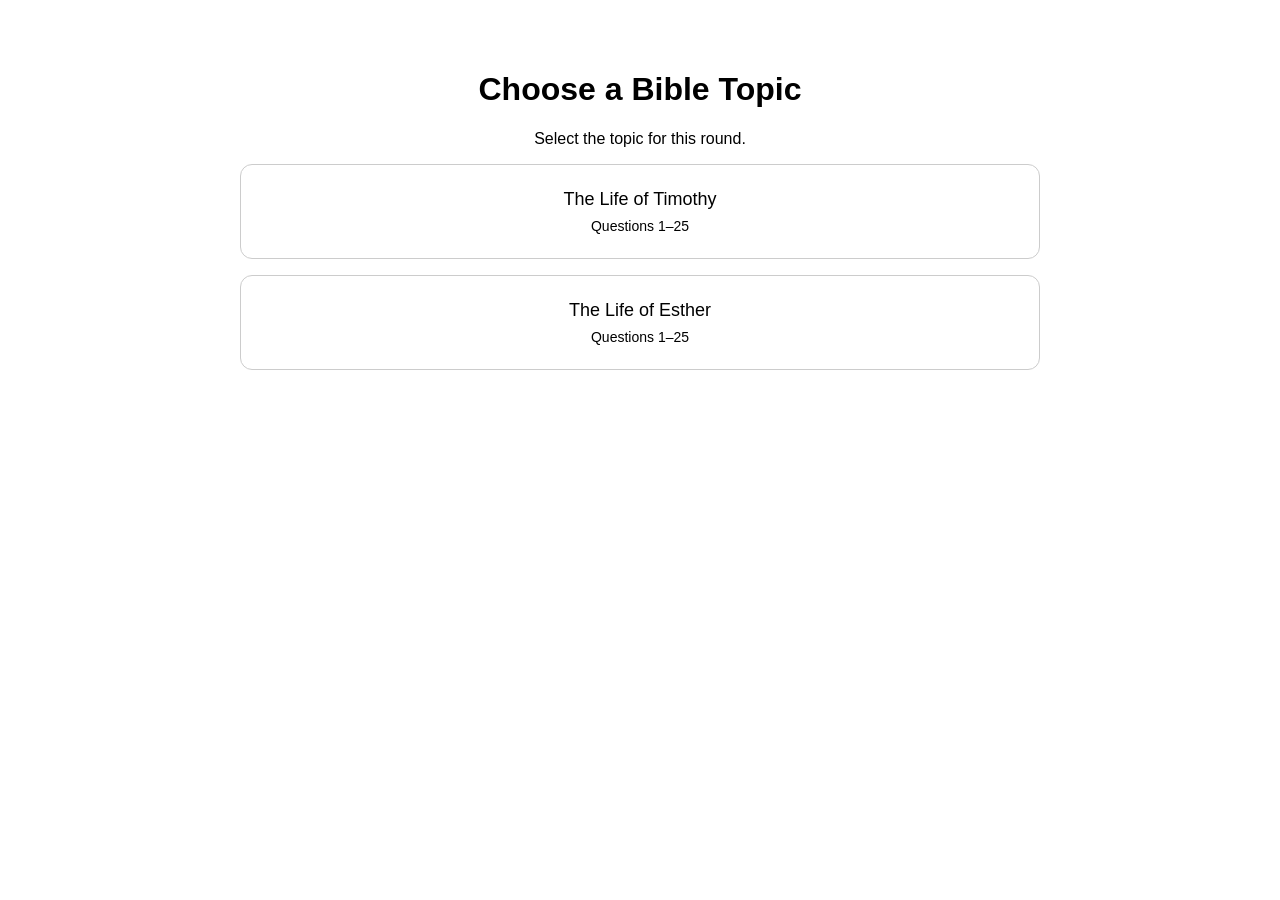
<file: bible-topic.html>
<!DOCTYPE html>
<html lang="en">
<head>
  <meta charset="UTF-8">
  <meta name="viewport" content="width=device-width, initial-scale=1.0">
  <title>Select Bible Topic</title>
  <style>
    body {
      font-family: Arial, sans-serif;
      max-width: 800px;
      margin: 30px auto;
      padding: 20px;
      text-align: center;
    }
    .topic-card {
      display: block;
      width: 100%;
      box-sizing: border-box;
      margin: 16px 0;
      padding: 24px;
      border: 1px solid #ccc;
      border-radius: 12px;
      background: white;
      cursor: pointer;
      font-size: 18px;
    }
    .topic-card:hover {
      background: #f0f5ff;
    }
    .topic-card span {
      display: block;
      margin-top: 8px;
      font-size: 14px;
    }
  </style>
</head>
<body>
  <h1>Choose a Bible Topic</h1>
  <p id="topicMessage">Select the topic for this round.</p>

  <button class="topic-card" type="button"
    data-topic="life_of_timothy"
    data-topic-name="The Life of Timothy">
    The Life of Timothy
    <span>Questions 1–25</span>
  </button>

  <button class="topic-card" type="button"
    data-topic="life_of_esther"
    data-topic-name="The Life of Esther">
    The Life of Esther
    <span>Questions 1–25</span>
  </button>

  <script src="bible-topic.js"></script>
</body>
</html>
</file>
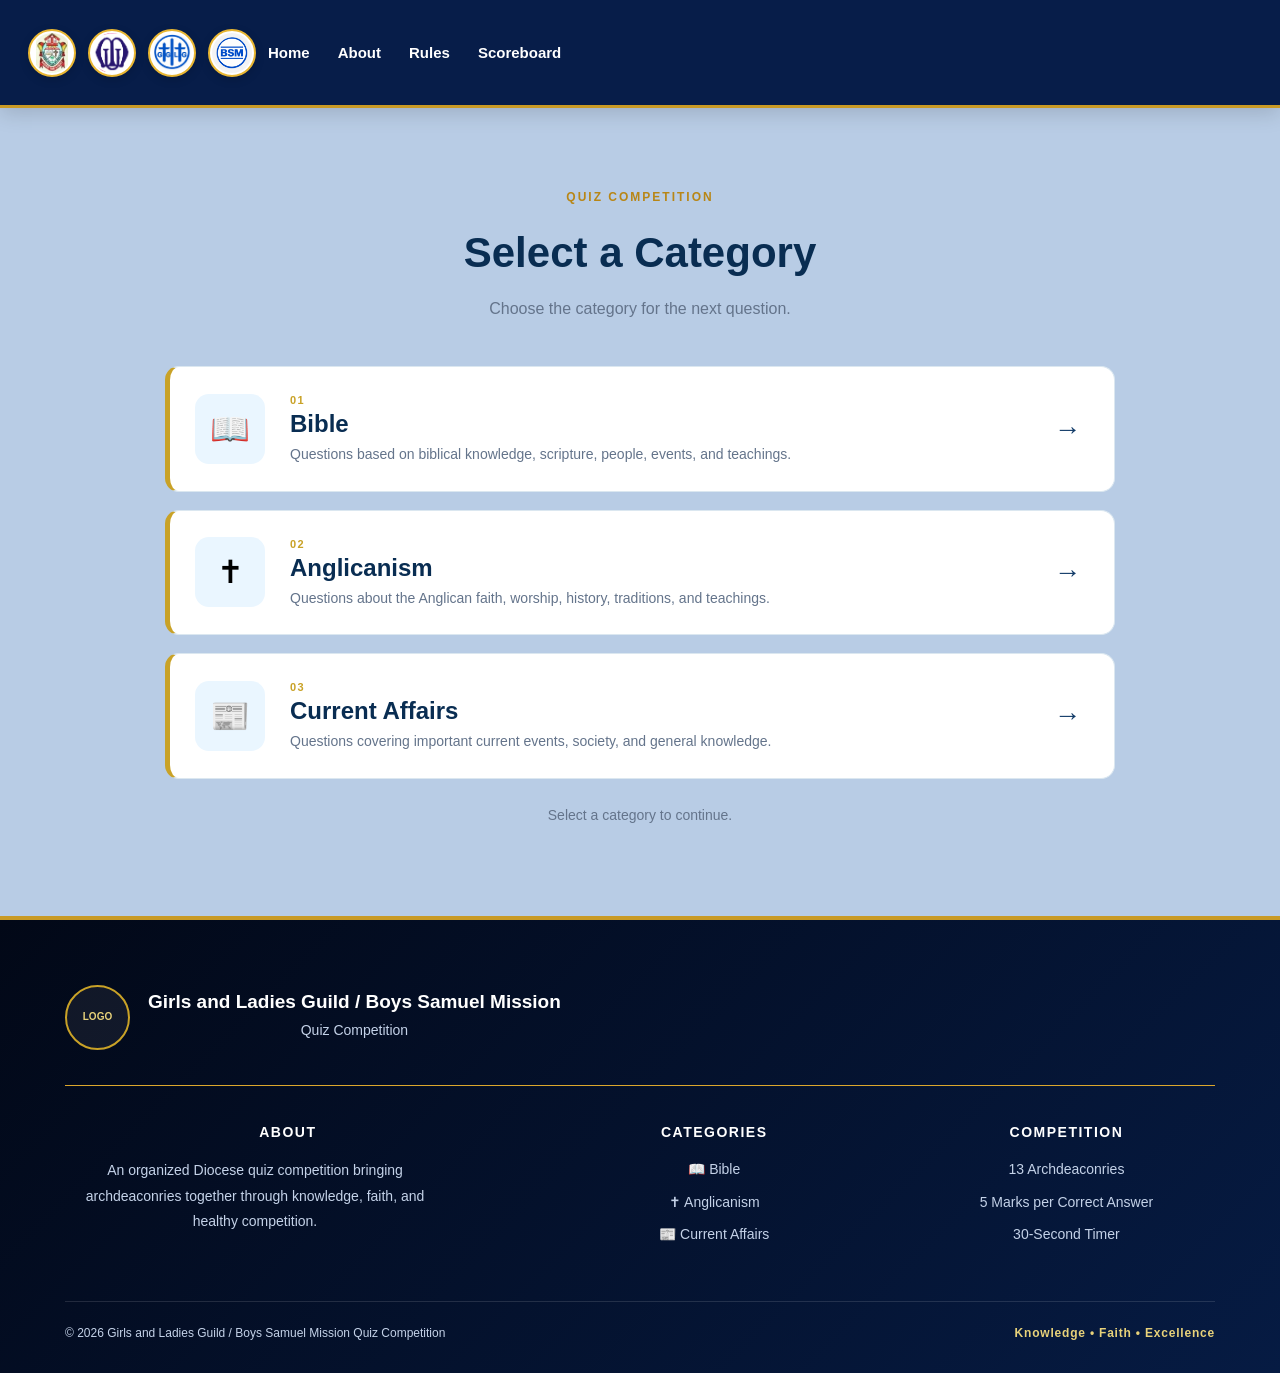
<file: category.html>
<!DOCTYPE html>
<html lang="en">
<head>
  <meta charset="UTF-8" />
  <meta name="viewport" content="width=device-width, initial-scale=1.0" />

  <title>Category Selection | Girls and Ladies Guild / Boys Samuel Mission Quiz Competition</title>

  <link rel="stylesheet" href="style.css" />
</head>

<body>

  <!-- HEADER -->
  <header class="header">
    <div class="header-inner">

        <div class="logo-group">
  <div class="logo-placeholder">
    <img src="images/logo.png" alt="Logo 1">
  </div>

  <div class="logo-placeholder">
    <img src="images/logo2.png" alt="Logo 2">
  </div>

  <div class="logo-placeholder">
    <img src="images/logo3.png" alt="Logo 3">
  </div>
 <div class="logo-placeholder">
    <img src="images/logo4.png" alt="Logo 4">
  </div>

      <nav class="navigation">
        <a href="index.html">Home</a>
        <a href="about.html">About</a>
        <a href="rules.html">Rules</a>
        <a href="scoreboard.html">Scoreboard</a>
      </nav>

    </div>
  </header>


  <!-- CATEGORY PAGE -->
  <main class="category-page">

    <section class="category-header">

      <span class="section-label">QUIZ COMPETITION</span>

      <h1>Select a Category</h1>

      <p>
        Choose the category for the next question.
      </p>

    </section>


    <!-- CATEGORY CARDS -->
    <section class="quiz-category-grid">

      <!-- BIBLE -->
      <button
        class="quiz-category-card"
        data-category="bible"
      >

        <div class="quiz-category-icon">
          📖
        </div>

        <div class="quiz-category-content">
          <span class="category-number">01</span>

          <h2>Bible</h2>

          <p>
            Questions based on biblical knowledge,
            scripture, people, events, and teachings.
          </p>
        </div>

        <span class="category-arrow">→</span>

      </button>


      <!-- ANGLICANISM -->
      <button
        class="quiz-category-card"
        data-category="anglicanism"
      >

        <div class="quiz-category-icon">
          ✝
        </div>

        <div class="quiz-category-content">
          <span class="category-number">02</span>

          <h2>Anglicanism</h2>

          <p>
            Questions about the Anglican faith,
            worship, history, traditions, and teachings.
          </p>
        </div>

        <span class="category-arrow">→</span>

      </button>


      <!-- CURRENT AFFAIRS -->
      <button
        class="quiz-category-card"
        data-category="current_affairs"
      >

        <div class="quiz-category-icon">
          📰
        </div>

        <div class="quiz-category-content">
          <span class="category-number">03</span>

          <h2>Current Affairs</h2>

          <p>
            Questions covering important current events,
            society, and general knowledge.
          </p>
        </div>

        <span class="category-arrow">→</span>

      </button>

    </section>


    <!-- SELECTED CATEGORY MESSAGE -->
    <section class="category-selection-message">

      <p id="categoryMessage">
        Select a category to continue.
      </p>

    </section>

  </main>


  <!-- FOOTER -->
  <footer class="footer">

    <div class="footer-container">

      <div class="footer-brand">

        <div class="footer-logo">
          LOGO
        </div>

        <div>
          <h3>
            Girls and Ladies Guild / Boys Samuel Mission
          </h3>

          <p>
            Quiz Competition
          </p>
        </div>

      </div>


      <div class="footer-gold-line"></div>


      <div class="footer-grid">

        <div class="footer-column">

          <h4>About</h4>

          <p>
            An organized Diocese quiz competition bringing
            archdeaconries together through knowledge, faith,
            and healthy competition.
          </p>

        </div>


        <div class="footer-column">

          <h4>Categories</h4>

          <ul>
            <li>📖 Bible</li>
            <li>✝ Anglicanism</li>
            <li>📰 Current Affairs</li>
          </ul>

        </div>


        <div class="footer-column">

          <h4>Competition</h4>

          <ul>
            <li>13 Archdeaconries</li>
            <li>5 Marks per Correct Answer</li>
            <li>30-Second Timer</li>
          </ul>

        </div>

      </div>


      <div class="footer-bottom">

        <p>
          © 2026 Girls and Ladies Guild / Boys Samuel Mission
          Quiz Competition
        </p>

        <p class="footer-tagline">
          Knowledge • Faith • Excellence
        </p>

      </div>

    </div>

  </footer>


  <script src="category.js"></script>

</body>
</html>
</file>
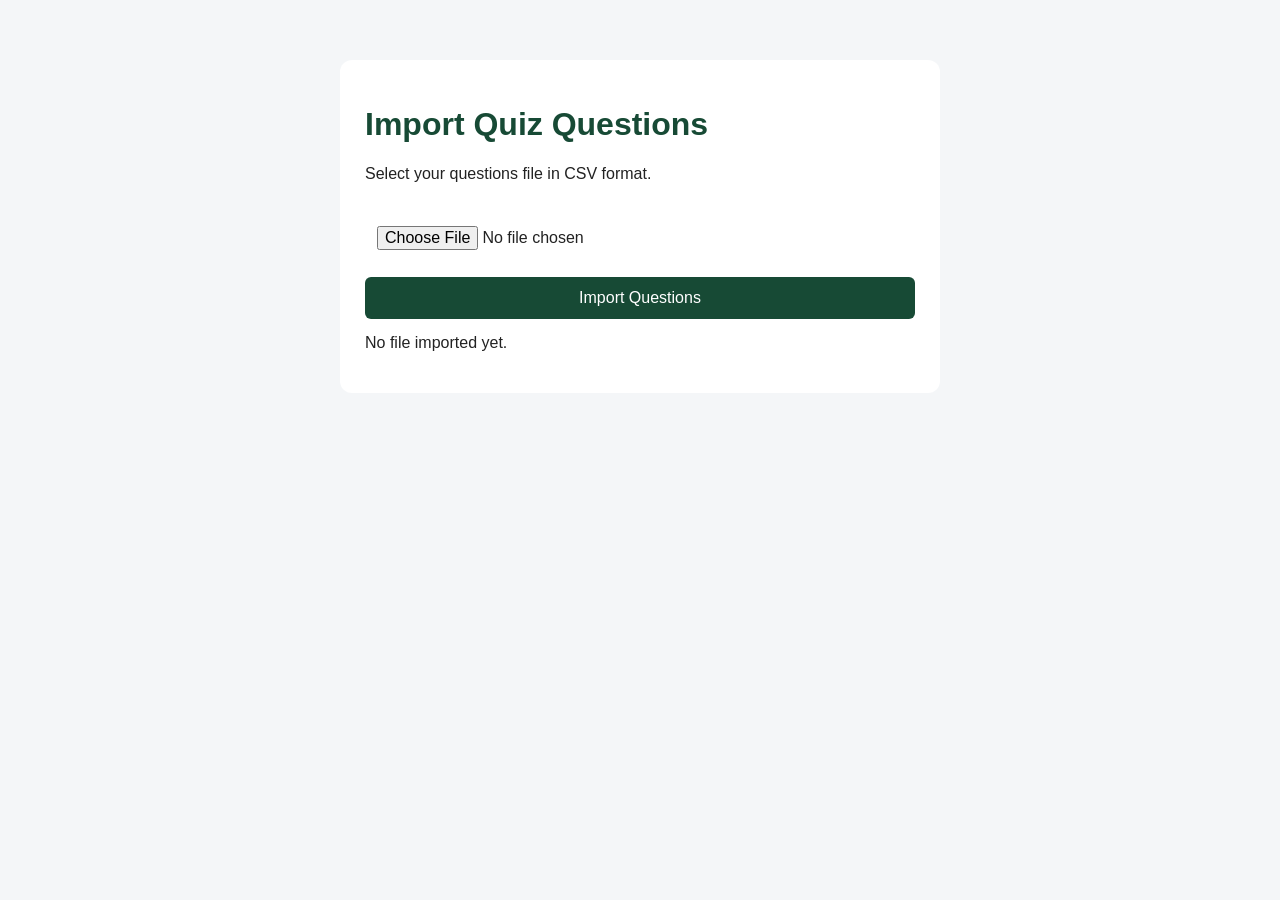
<file: import-questions.html>
<!DOCTYPE html>
<html lang="en">
<head>
  <meta charset="UTF-8">
  <meta name="viewport" content="width=device-width, initial-scale=1.0">
  <title>Import Quiz Questions</title>
  <style>
    body {
      font-family: Arial, sans-serif;
      max-width: 600px;
      margin: 40px auto;
      padding: 20px;
      background: #f4f6f8;
      color: #222;
    }

    .container {
      background: white;
      padding: 25px;
      border-radius: 12px;
    }

    h1 {
      color: #174a35;
    }

    input, button {
      width: 100%;
      box-sizing: border-box;
      padding: 12px;
      margin-top: 15px;
      font-size: 16px;
    }

    button {
      background: #174a35;
      color: white;
      border: none;
      border-radius: 6px;
      cursor: pointer;
    }

    #message {
      margin-top: 15px;
      overflow-wrap: anywhere;
    }
  </style>
</head>
<body>
  <div class="container">
    <h1>Import Quiz Questions</h1>
    <p>Select your questions file in CSV format.</p>

    <input type="file" id="csvFile" accept=".csv,text/csv">
    <button id="importButton" type="button">Import Questions</button>

    <p id="message">No file imported yet.</p>
  </div>

  <script src="import-questions.js"></script>
</body>
</html>
</file>
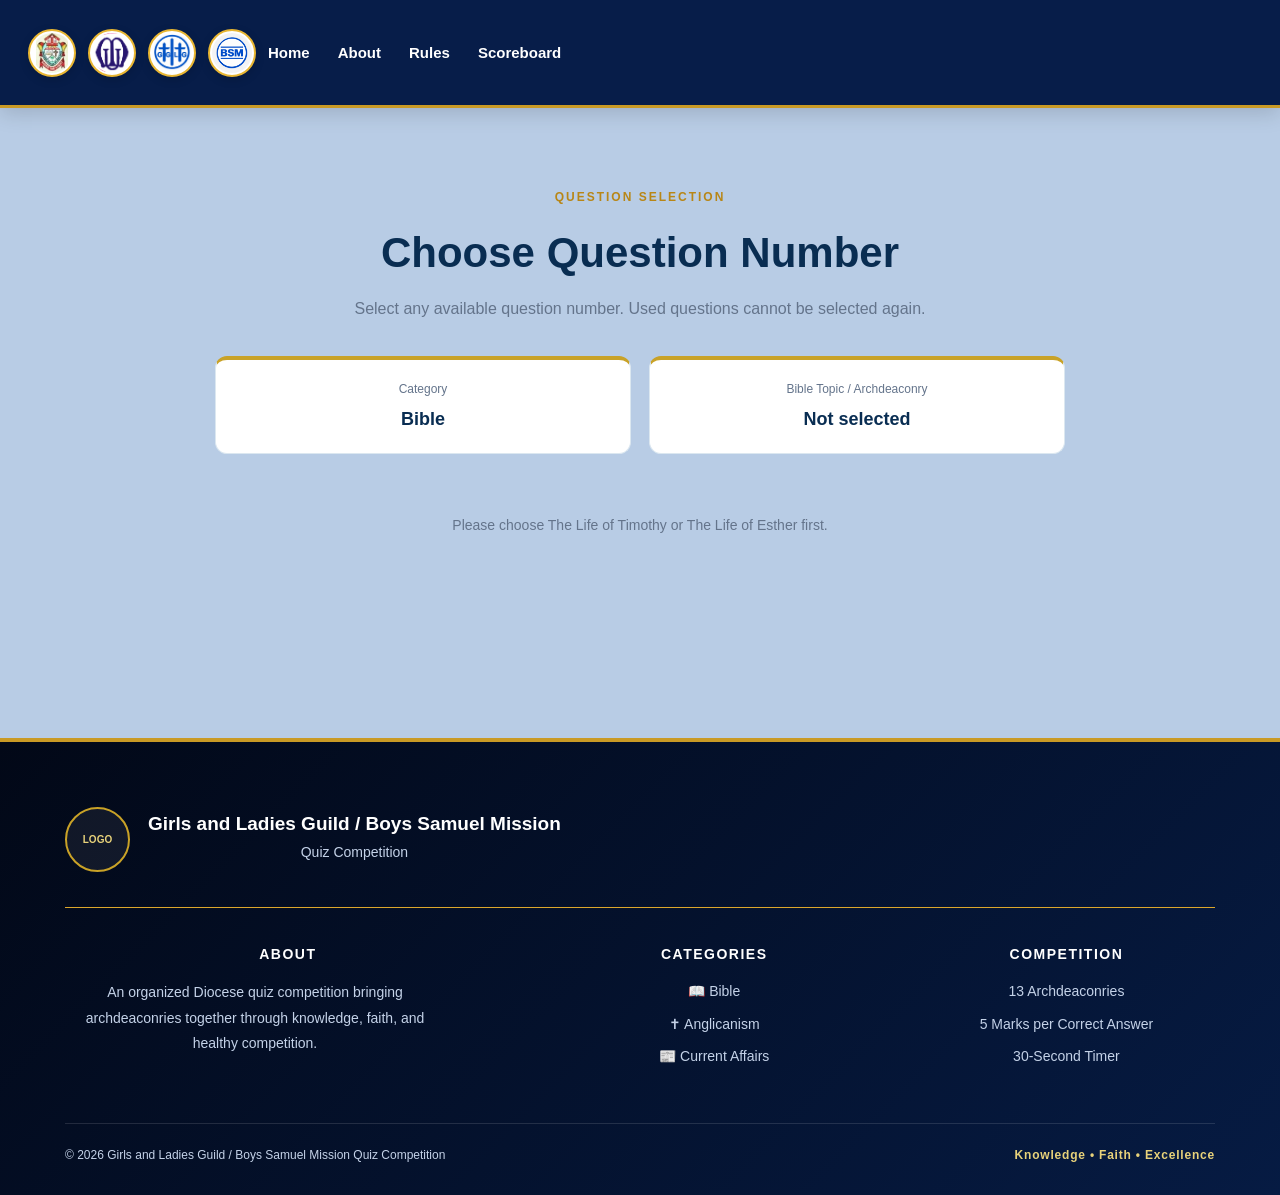
<file: question-number.html>
<!DOCTYPE html>
<html lang="en">

<head>
  <meta charset="UTF-8" />
  <meta name="viewport" content="width=device-width, initial-scale=1.0" />

  <title>Question Numbers | Quiz Competition</title>

  <link rel="stylesheet" href="style.css" />
</head>

<body>

  <!-- HEADER -->
  <header class="header">

    <div class="header-inner">

     <div class="logo-group">
  <div class="logo-placeholder">
    <img src="images/logo.png" alt="Logo 1">
  </div>

  <div class="logo-placeholder">
    <img src="images/logo2.png" alt="Logo 2">
  </div>

  <div class="logo-placeholder">
    <img src="images/logo3.png" alt="Logo 3">
  </div>
 <div class="logo-placeholder">
    <img src="images/logo4.png" alt="Logo 4">
  </div>

      <nav class="navigation">
        <a href="index.html">Home</a>
        <a href="about.html">About</a>
        <a href="rules.html">Rules</a>
        <a href="scoreboard.html">Scoreboard</a>
      </nav>

    </div>

  </header>


  <!-- QUESTION NUMBER PAGE -->
  <main class="question-number-page">

    <section class="question-number-header">

      <span class="section-label">QUESTION SELECTION</span>

      <h1>Choose Question Number</h1>

      <p>
        Select any available question number.
        Used questions cannot be selected again.
      </p>

    </section>


    <!-- COMPETITION DETAILS -->
    <section class="question-details-box">

      <div>
        <span>Category</span>
        <strong id="categoryName">Loading...</strong>
      </div>

    <div>
  <span>Bible Topic / Archdeaconry</span>
  <strong id="archdeaconryName">Loading...</strong>
</div>

    </section>


    <!-- QUESTION NUMBERS -->
    <section
      id="questionNumberGrid"
      class="question-number-grid"
    >
      <!-- Question numbers are added using JavaScript -->
    </section>


    <p
      id="questionNumberMessage"
      class="question-number-message"
    >
      Select a question number.
    </p>

  </main>


  <!-- FOOTER -->
  <footer class="footer">

    <div class="footer-container">

      <div class="footer-brand">

        <div class="footer-logo">LOGO</div>

        <div>
          <h3>
            Girls and Ladies Guild / Boys Samuel Mission
          </h3>

          <p>Quiz Competition</p>
        </div>

      </div>

      <div class="footer-gold-line"></div>

      <div class="footer-grid">

        <div class="footer-column">
          <h4>About</h4>

          <p>
            An organized Diocese quiz competition bringing
            archdeaconries together through knowledge, faith,
            and healthy competition.
          </p>
        </div>

        <div class="footer-column">
          <h4>Categories</h4>

          <ul>
            <li>📖 Bible</li>
            <li>✝ Anglicanism</li>
            <li>📰 Current Affairs</li>
          </ul>
        </div>

        <div class="footer-column">
          <h4>Competition</h4>

          <ul>
            <li>13 Archdeaconries</li>
            <li>5 Marks per Correct Answer</li>
            <li>30-Second Timer</li>
          </ul>
        </div>

      </div>

      <div class="footer-bottom">

        <p>
          © 2026 Girls and Ladies Guild / Boys Samuel Mission
          Quiz Competition
        </p>

        <p class="footer-tagline">
          Knowledge • Faith • Excellence
        </p>

      </div>

    </div>

  </footer>


  <script src="question-number.js"></script>

</body>

</html>
</file>
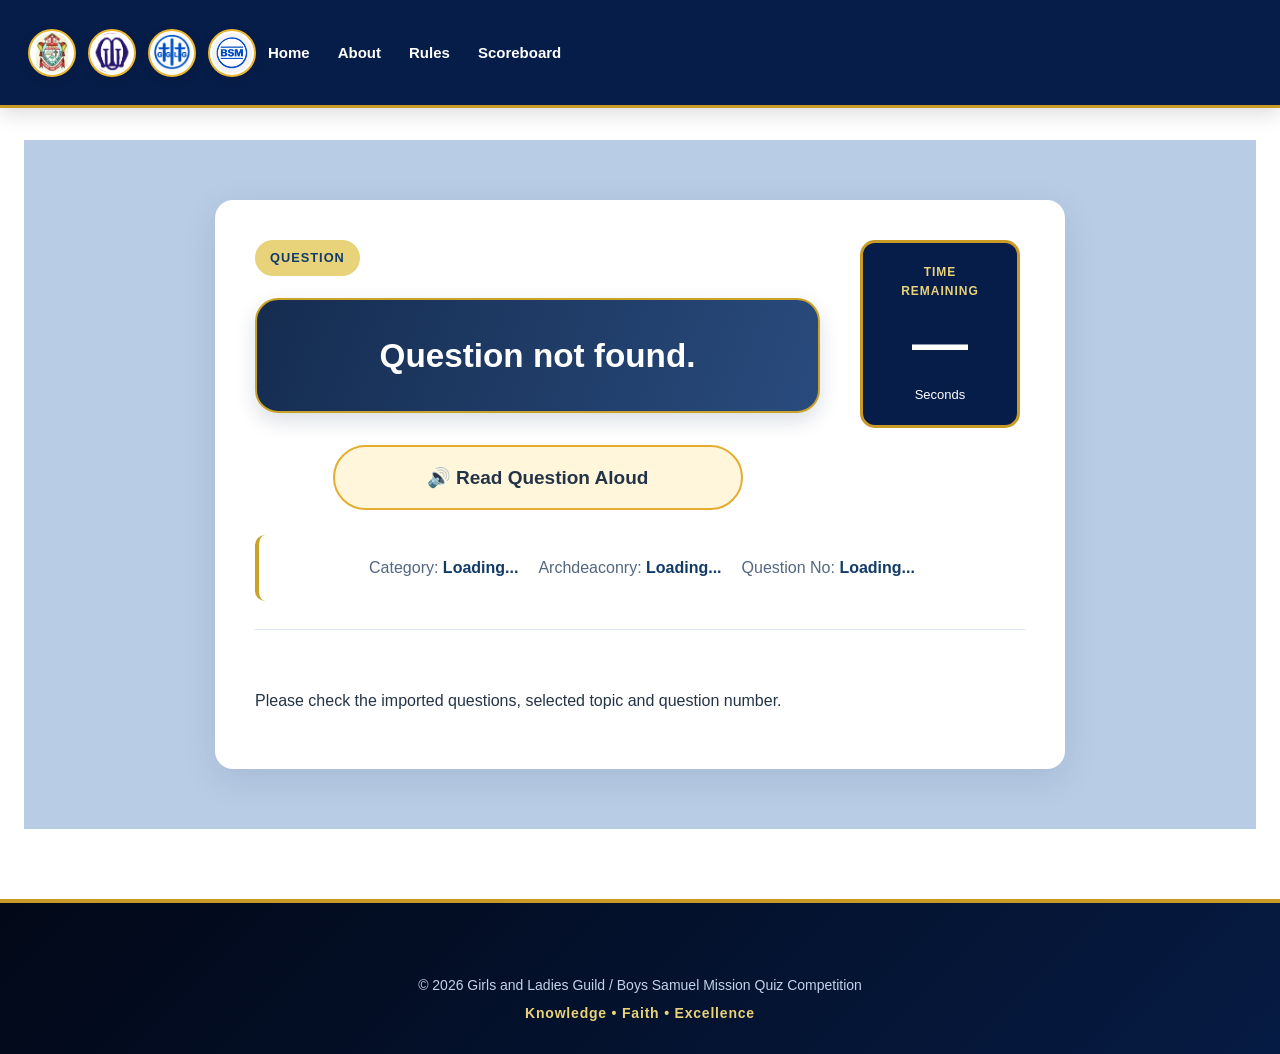
<file: question.html>
<!DOCTYPE html>
<html lang="en">
<head>
  <meta charset="UTF-8">
  <meta name="viewport" content="width=device-width, initial-scale=1.0">
  <title>Question | Quiz Competition</title>
  <link rel="stylesheet" href="question.css">
    <link rel="stylesheet" href="style.css"/>
</head>
<body>
  <header class="header">
    <div class="header-inner">
      <div class="logo-group">
  <div class="logo-placeholder">
    <img src="images/logo.png" alt="Logo 1">
  </div>

  <div class="logo-placeholder">
    <img src="images/logo2.png" alt="Logo 2">
  </div>

  <div class="logo-placeholder">
    <img src="images/logo3.png" alt="Logo 3">
  </div>
 <div class="logo-placeholder">
    <img src="images/logo4.png" alt="Logo 4">
  </div>
      <nav class="navigation">
        <a href="index.html">Home</a>
        <a href="about.html">About</a>
        <a href="rules.html">Rules</a>
        <a href="scoreboard.html">Scoreboard</a>
      </nav>
    </div>
  </header>

  <main class="question-page">
    <section class="question-card">
      <div class="question-top">
        <div class="question-content">
          <div class="question-label">QUESTION</div>
          <h2 id="questionText">Loading question...</h2>
          <button type="button" id="readQuestionBtn">
            🔊 Read Question Aloud
          </button>
        </div>

        <div class="timer-box">
          <span>TIME REMAINING</span>
          <div id="timer">40</div>
          <p>Seconds</p>
        </div>
      </div>

      <div class="question-info">
        <span>Category: <strong id="questionCategory">Loading...</strong></span>
        <span>Archdeaconry: <strong id="questionArchdeaconry">Loading...</strong></span>
        <span>Question No: <strong id="questionNumber">Loading...</strong></span>
      </div>

      <div class="question-divider"></div>

      <div id="answerOptions" class="answer-options"></div>
      <p id="answerMessage"></p>
      <p id="correctAnswer"></p>
    </section>
  </main>

  <footer class="footer">
    <p>© 2026 Girls and Ladies Guild / Boys Samuel Mission Quiz Competition</p>
    <p class="footer-tagline">Knowledge • Faith • Excellence</p>
  </footer>

  <script src="question.js" defer></script>
</body>
</html>
</file>
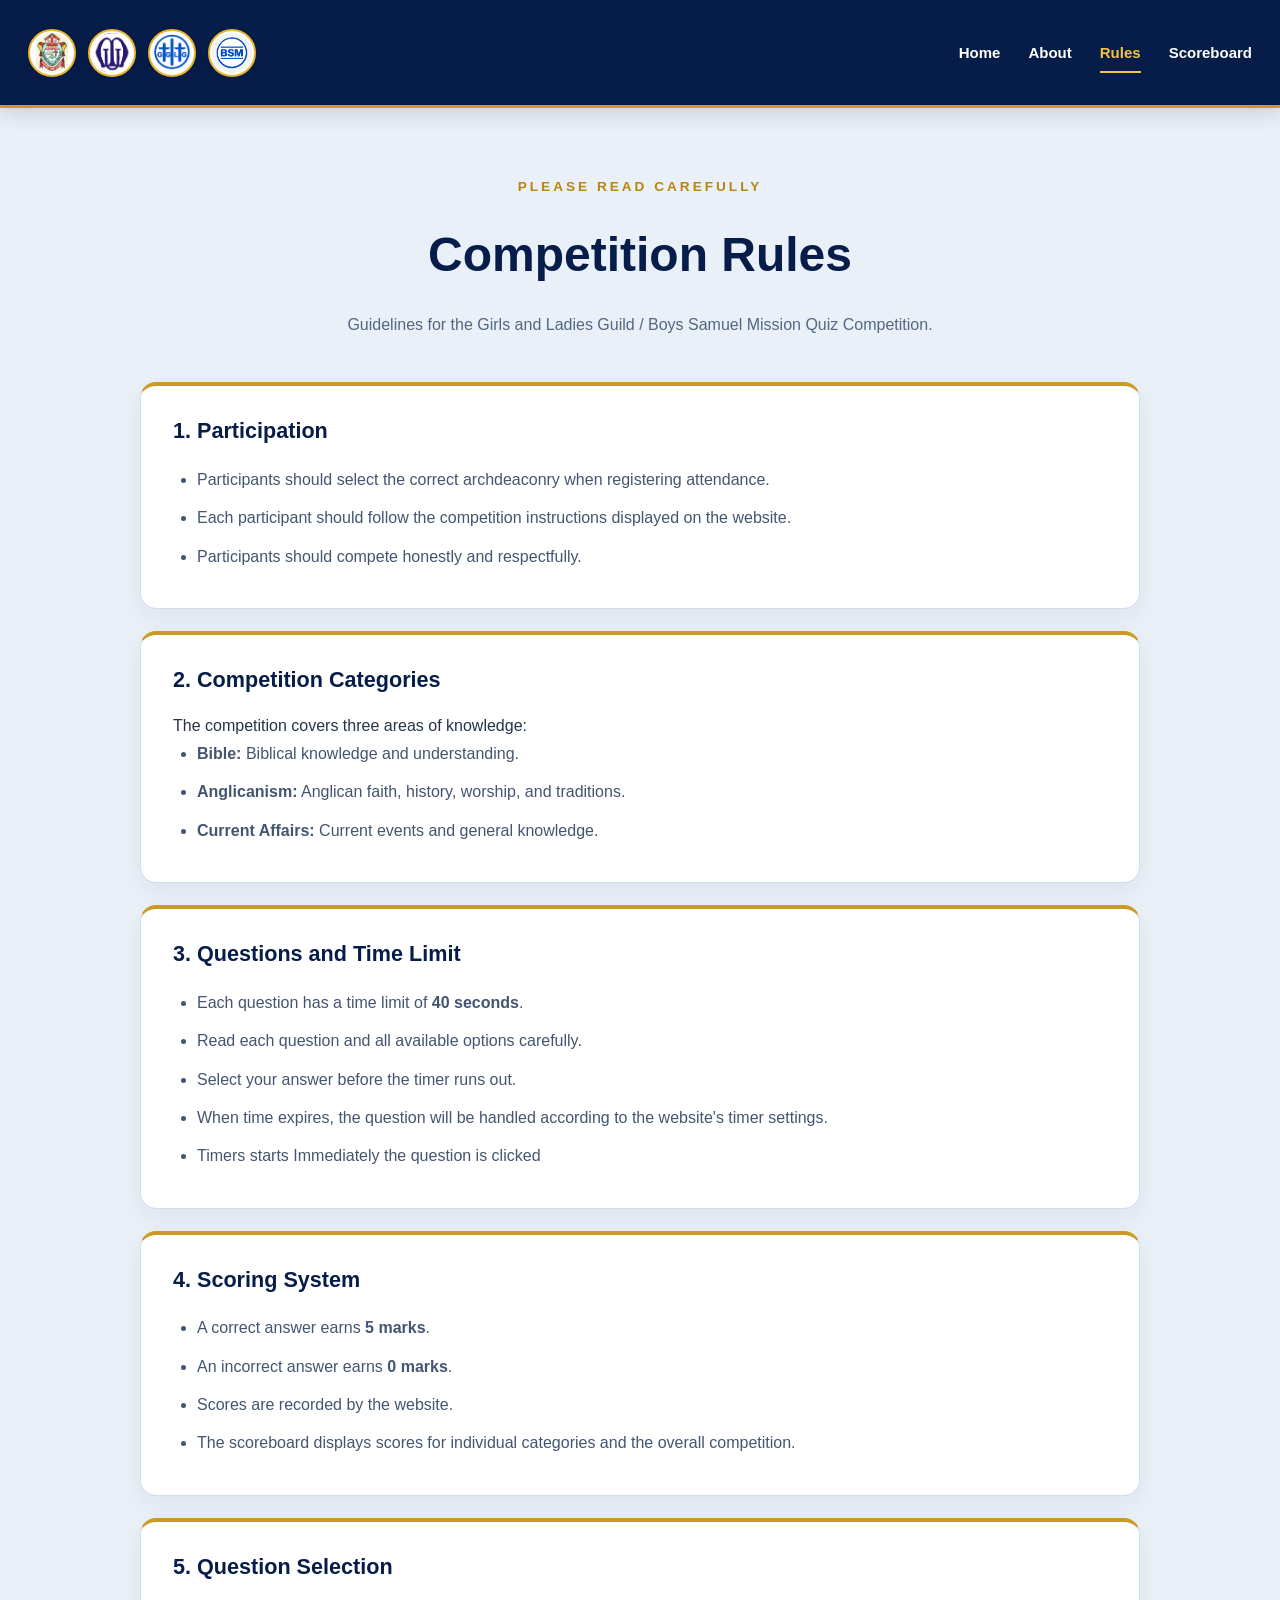
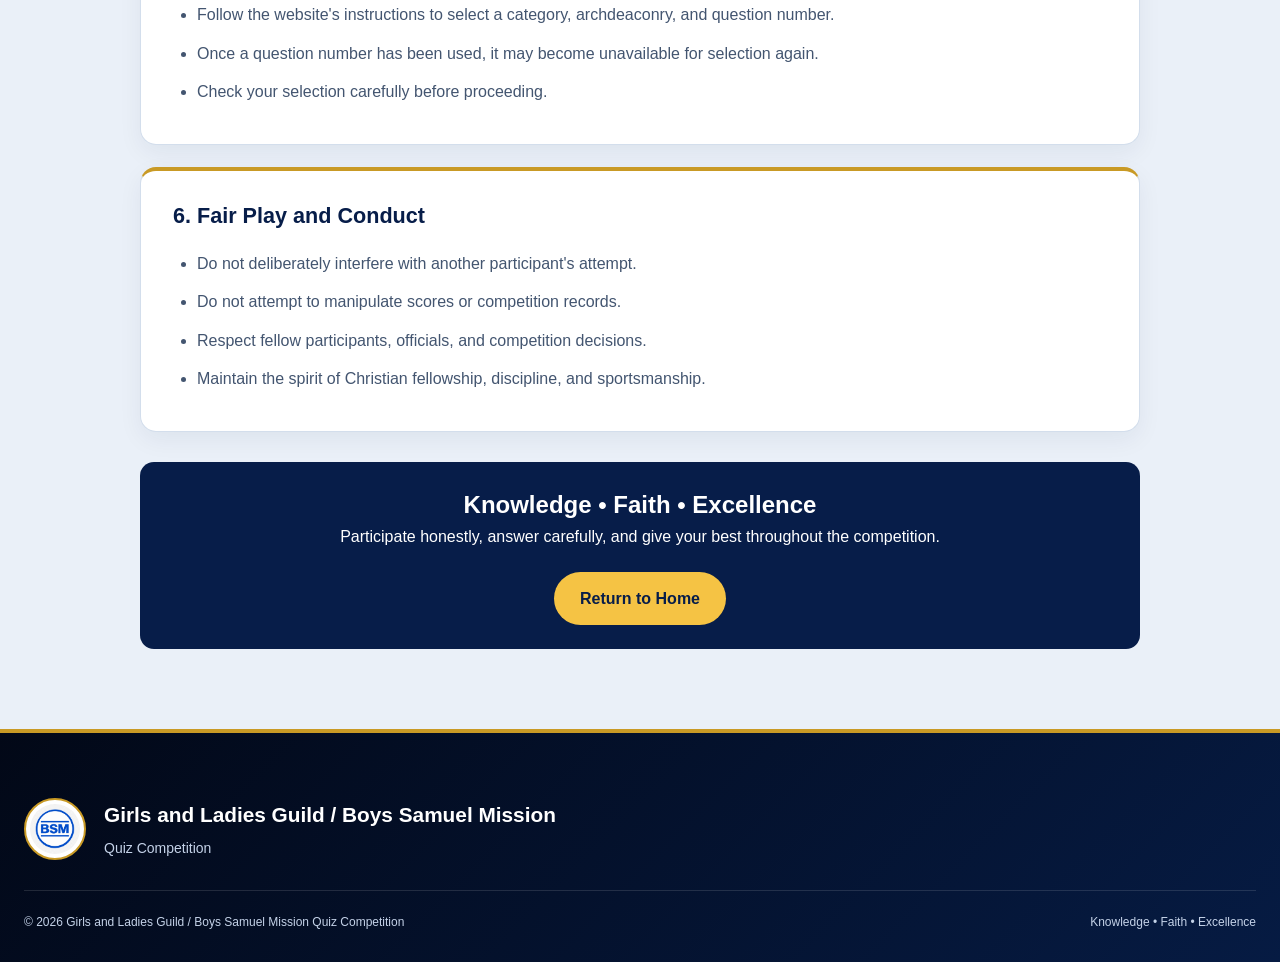
<file: rules.html>
<!DOCTYPE html>
<html lang="en">
<head>
  <meta charset="UTF-8">
  <meta name="viewport" content="width=device-width, initial-scale=1.0">
  <title>Competition Rules | Diocese Quiz Competition</title>
  <link rel="stylesheet" href="style.css">

  <style>
    .rules-main {
      background: #eaf0f8;
      padding: 65px 24px 80px;
      min-height: 65vh;
    }

    .rules-container {
      max-width: 1000px;
      margin: 0 auto;
    }

    .rules-heading {
      text-align: center;
      margin-bottom: 42px;
    }

    .rules-label {
      color: #b9850b;
      font-weight: 800;
      letter-spacing: 3px;
      font-size: 0.85rem;
    }

    .rules-heading h1 {
      color: #071d49;
      font-size: clamp(2rem, 5vw, 3rem);
      margin: 18px 0;
    }

    .rules-heading p {
      color: #526781;
      line-height: 1.8;
    }

    .rules-card {
      background: #fff;
      border: 1px solid #d3deec;
      border-top: 4px solid #c99a25;
      border-radius: 16px;
      padding: 28px 32px;
      margin-bottom: 22px;
      box-shadow: 0 8px 24px rgba(7, 29, 73, 0.06);
    }

    .rules-card h2 {
      color: #071d49;
      font-size: 1.35rem;
      margin: 0 0 16px;
    }

    .rules-card ol,
    .rules-card ul {
      padding-left: 24px;
      margin-bottom: 0;
    }

    .rules-card li {
      color: #435570;
      line-height: 1.9;
      margin-bottom: 8px;
    }

    .rules-highlight {
      background: #071d49;
      color: #fff;
      border-radius: 14px;
      padding: 24px;
      text-align: center;
      margin-top: 30px;
    }

    .rules-highlight strong {
      color: #f5c344;
    }

    .rules-home-button {
      display: inline-block;
      margin-top: 22px;
      background: #f5c344;
      color: #071d49;
      text-decoration: none;
      font-weight: 800;
      padding: 14px 26px;
      border-radius: 40px;
    }

    .rules-home-button:hover {
      background: #e3ae25;
    }

    @media (max-width: 600px) {
      .rules-main {
        padding: 45px 16px 55px;
      }

      .rules-card {
        padding: 22px 20px;
      }
    }
    
/* FIX RULES PAGE FOOTER LOGO SIZE */
.footer-brand {
  display: flex;
  align-items: center;
  justify-content: flex-start;
  gap: 18px;
  text-align: left;
  margin-bottom: 30px;
}

.footer-brand img {
  width: 62px !important;
  height: 62px !important;
  max-width: 62px !important;
  object-fit: contain;
  flex-shrink: 0;
  border-radius: 50%;
  background: #ffffff;
  border: 2px solid #c99a25;
  padding: 4px;
}

.footer-brand h2 {
  font-size: 1.3rem;
  line-height: 1.5;
  margin: 0 0 6px;
  text-align: left;
}

.footer-brand p {
  margin: 0;
  text-align: left;
}

.footer-inner {
  max-width: 1300px;
  margin: 0 auto;
}

.footer-bottom {
  display: flex;
  justify-content: space-between;
  align-items: center;
  gap: 15px;
  flex-wrap: wrap;
}

@media (max-width: 600px) {
  .footer-brand {
    align-items: flex-start;
    gap: 12px;
  }

  .footer-brand img {
    width: 50px !important;
    height: 50px !important;
    max-width: 50px !important;
  }

  .footer-brand h2 {
    font-size: 1rem;
  }

  .footer-bottom {
    flex-direction: column;
    align-items: flex-start;
  }
}

  </style>
</head>

<body>

  <!-- Header -->
  <header class="header">
    <div class="header-inner">
      <div class="logo-group">
        <div class="logo-placeholder">
          <img src="images/logo.png" alt="Diocese emblem">
        </div>
        <div class="logo-placeholder">
          <img src="images/logo2.png" alt="Guild logo">
        </div>
        <div class="logo-placeholder">
          <img src="images/logo3.png" alt="Mission logo">
        </div>
                <div class="logo-placeholder">
          <img src="images/logo4.png" alt="Mission logo">
        </div>
      </div>

      <nav class="navigation">
        <a href="index.html">Home</a>
        <a href="about.html">About</a>
        <a href="rules.html" class="active">Rules</a>
        <a href="scoreboard.html">Scoreboard</a>
      </nav>
    </div>
  </header>

  <!-- Rules Content -->
  <main class="rules-main">
    <div class="rules-container">

      <div class="rules-heading">
        <span class="rules-label">PLEASE READ CAREFULLY</span>
        <h1>Competition Rules</h1>
        <p>
          Guidelines for the Girls and Ladies Guild /
          Boys Samuel Mission Quiz Competition.
        </p>
      </div>

      <section class="rules-card">
        <h2>1. Participation</h2>
        <ul>
          <li>Participants should select the correct archdeaconry when registering attendance.</li>
          <li>Each participant should follow the competition instructions displayed on the website.</li>
          <li>Participants should compete honestly and respectfully.</li>
        </ul>
      </section>

      <section class="rules-card">
        <h2>2. Competition Categories</h2>
        <p>The competition covers three areas of knowledge:</p>
        <ul>
          <li><strong>Bible:</strong> Biblical knowledge and understanding.</li>
          <li><strong>Anglicanism:</strong> Anglican faith, history, worship, and traditions.</li>
          <li><strong>Current Affairs:</strong> Current events and general knowledge.</li>
        </ul>
      </section>

      <section class="rules-card">
        <h2>3. Questions and Time Limit</h2>
        <ul>
          <li>Each question has a time limit of <strong>40 seconds</strong>.</li>
          <li>Read each question and all available options carefully.</li>
          <li>Select your answer before the timer runs out.</li>
          <li>When time expires, the question will be handled according to the website's timer settings.</li>
          <li>Timers starts Immediately the question is clicked</li>
        </ul>
      </section>

      <section class="rules-card">
        <h2>4. Scoring System</h2>
        <ul>
          <li>A correct answer earns <strong>5 marks</strong>.</li>
          <li>An incorrect answer earns <strong>0 marks</strong>.</li>
          <li>Scores are recorded by the website.</li>
          <li>The scoreboard displays scores for individual categories and the overall competition.</li>
        </ul>
      </section>

      <section class="rules-card">
        <h2>5. Question Selection</h2>
        <ul>
          <li>Follow the website's instructions to select a category, archdeaconry, and question number.</li>
          <li>Once a question number has been used, it may become unavailable for selection again.</li>
          <li>Check your selection carefully before proceeding.</li>
        </ul>
      </section>

      <section class="rules-card">
        <h2>6. Fair Play and Conduct</h2>
        <ul>
          <li>Do not deliberately interfere with another participant's attempt.</li>
          <li>Do not attempt to manipulate scores or competition records.</li>
          <li>Respect fellow participants, officials, and competition decisions.</li>
          <li>Maintain the spirit of Christian fellowship, discipline, and sportsmanship.</li>
        </ul>
      </section>

      <div class="rules-highlight">
        <h2>Knowledge • Faith • Excellence</h2>
        <p>
          Participate honestly, answer carefully, and give your best
          throughout the competition.
        </p>
        <a href="index.html" class="rules-home-button">
          Return to Home
        </a>
      </div>

    </div>
  </main>

  <!-- Footer -->
  <footer class="footer">
    <div class="footer-inner">
  <div class="footer-brand">
  <img src="images/logo4.png" alt="Competition logo">
  <div>
    <h2>Girls and Ladies Guild / Boys Samuel Mission</h2>
    <p>Quiz Competition</p>
  </div>
</div>

      <div class="footer-bottom">
        <p>© 2026 Girls and Ladies Guild / Boys Samuel Mission Quiz Competition</p>
        <p>Knowledge • Faith • Excellence</p>
      </div>
    </div>
  </footer>

</body>
</html>
</file>
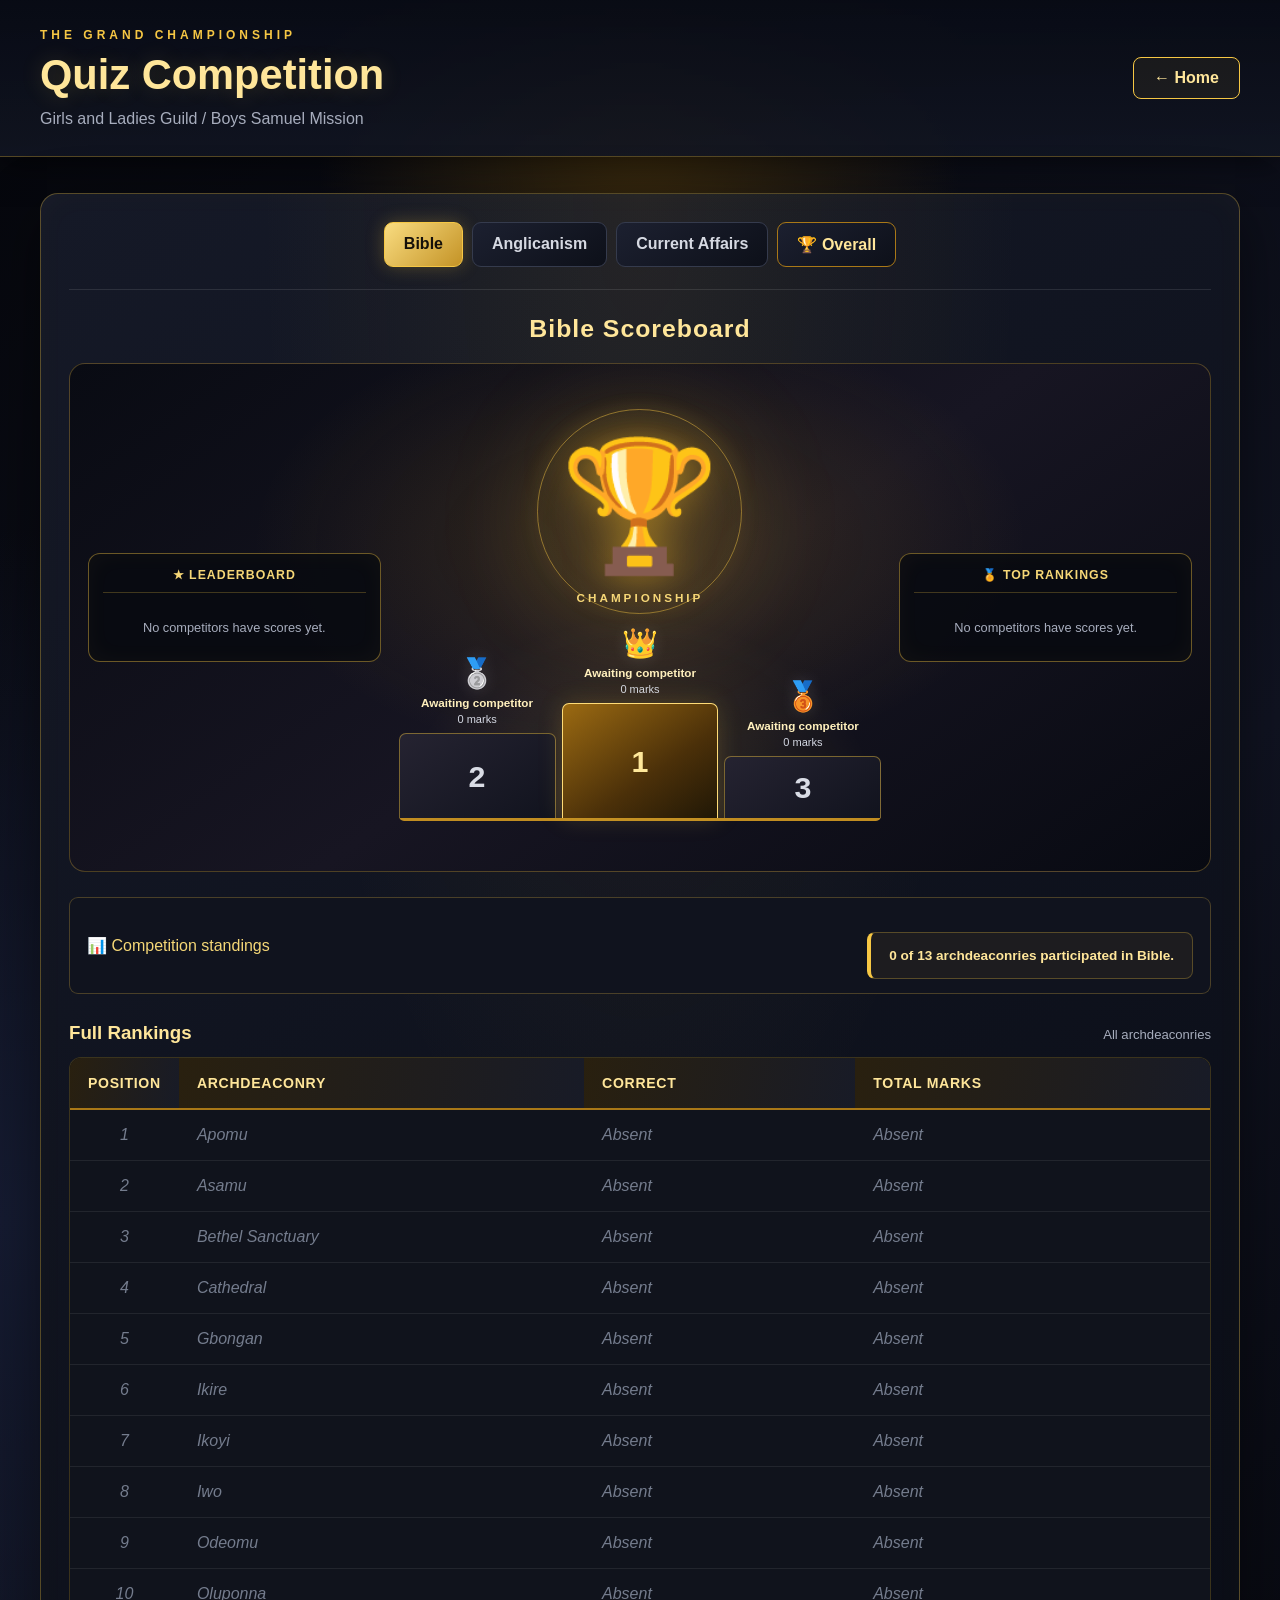
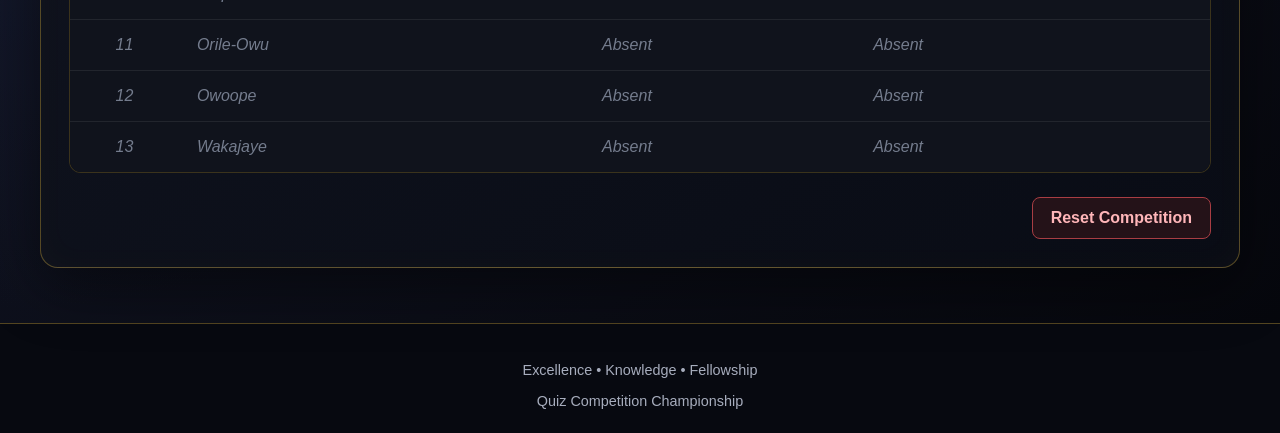
<file: scoreboard.html>
<!DOCTYPE html>
<html lang="en">
<head>
  <meta charset="UTF-8">
  <meta name="viewport" content="width=device-width, initial-scale=1.0">
  <title>Championship Leaderboard</title>
  <link rel="stylesheet" href="scoreboard.css">
  <script src="scoreboard.js" defer></script>
</head>
<body>
  <header class="scoreboard-header">
    <div class="header-inner">
      <div class="header-title">
        <span class="eyebrow">THE GRAND CHAMPIONSHIP</span>
        <h1>Quiz Competition</h1>
        <p>Girls and Ladies Guild / Boys Samuel Mission</p>
      </div>
      <a class="home-link" href="index.html">← Home</a>
    </div>
  </header>

  <main class="scoreboard-container">
    <section class="scoreboard-panel">
      <nav class="scoreboard-tabs" aria-label="Scoreboard categories">
        <button class="category-tab active" data-category="bible">Bible</button>
        <button class="category-tab" data-category="anglicanism">Anglicanism</button>
        <button class="category-tab" data-category="current_affairs">Current Affairs</button>
        <button class="category-tab" data-category="overall">🏆 Overall</button>
      </nav>

      <h2 id="selectedScoreboardTitle">Bible Scoreboard</h2>

      <section id="championshipView" class="championship-view" aria-label="Top competitors">
        <div class="side-leaderboard side-left">
          <h3>★ LEADERBOARD</h3>
          <div id="leftRanking" class="side-ranking"></div>
        </div>

        <div class="trophy-stage">
          <div class="stage-glow"></div>
          <div class="trophy-orbit"></div>
          <div class="trophy-icon" aria-label="Championship trophy">🏆</div>
          <div class="stage-caption">CHAMPIONSHIP</div>

          <div class="podium" id="podium">
            <div class="podium-place second-place" id="podiumSecond">
              <div class="podium-person">🥈</div>
              <div class="podium-name">—</div>
              <div class="podium-score">0 marks</div>
              <div class="podium-block"><span>2</span></div>
            </div>

            <div class="podium-place first-place" id="podiumFirst">
              <div class="podium-person">👑</div>
              <div class="podium-name">—</div>
              <div class="podium-score">0 marks</div>
              <div class="podium-block"><span>1</span></div>
            </div>

            <div class="podium-place third-place" id="podiumThird">
              <div class="podium-person">🥉</div>
              <div class="podium-name">—</div>
              <div class="podium-score">0 marks</div>
              <div class="podium-block"><span>3</span></div>
            </div>
          </div>
        </div>

        <div class="side-leaderboard side-right">
          <h3>🏅 TOP RANKINGS</h3>
          <div id="rightRanking" class="side-ranking"></div>
        </div>

        <div class="bottom-rankings" id="bottomRankings"></div>
      </section>

      <div class="leaderboard-summary">
        <span>📊 Competition standings</span>
        <p id="scoreboardMessage">Loading results…</p>
      </div>

      <div class="table-heading">
        <h3>Full Rankings</h3>
        <span>All archdeaconries</span>
      </div>

      <div class="table-wrapper">
        <table id="scoreboardTable">
          <thead>
            <tr>
              <th>Position</th>
              <th>Archdeaconry</th>
              <th>Correct</th>
              <th>Total Marks</th>
            </tr>
          </thead>
          <tbody id="scoreboardBody"></tbody>
        </table>
      </div>

      <button id="resetCompetitionBtn" class="reset-button" type="button">
        Reset Competition
      </button>
    </section>
  </main>

  <footer class="scoreboard-footer">
    <p>Excellence • Knowledge • Fellowship</p>
    <span>Quiz Competition Championship</span>
  </footer>
</body>
</html>
</file>
<file: style.css>
:root {
  --dark-blue: #071d49;
  --deep-blue: #0b2d5c;
  --light-blue: #164a86;
  --soft-blue: #dce7f5;

  --white: #ffffff;

  --gold: #c99a25;
  --gold-light: #f1d47a;

  --text: #172033;
  --muted: #526078;
  --border: #b8c7dc;
}


/* DARKER HEADER */

.header {
  background: #071d49;
}


/* DARKER HERO */

.hero {
  background: linear-gradient(
    135deg,
    #04132f,
    #0b2d5c
  );
}


/* DARKER FOOTER */

.footer {
  background: linear-gradient(
    135deg,
    #020b20,
    #071d49
  );

  border-top: 3px solid #c99a25;
}


/* GOLD BUTTON */

.start-button {
  background: #c99a25;
  color: #071d49;
  border: 2px solid #f1d47a;
}

.start-button:hover {
  background: #f1d47a;
  color: #04132f;
}


/* CARDS */

.category-card,
.question-card,
.selected-info,
.attendance-card,
.archdeaconry-card,
.question-number-card {
  border-color: #b8c7dc;
}


/* SECTION BACKGROUNDS */

.categories-section,
.attendance-page,
.category-page,
.archdeaconry-page,
.question-number-page,
.question-page {
  background: #dce7f5;
}


/* GOLD ACCENTS */

.gold-line,
.footer-gold-line {
  background: #c99a25;
}


/* TIMER */

.timer-box {
  background: #071d49;
  border-color: #c99a25;
}

/* =========================================
   HEADER
========================================= */

.header {
  background: var(--white);
  border-bottom: 1px solid var(--border);
  position: sticky;
  top: 0;
  z-index: 1000;
}

.header-inner {
  max-width: 1200px;
  margin: 0 auto;
  padding: 14px 24px;

  display: flex;
  align-items: center;
  justify-content: space-between;
  gap: 30px;
}


/* Logo Area */

.logo-group {
  display: flex;
  align-items: center;
  gap: 10px;
}

.logo-placeholder {
  width: 48px;
  height: 48px;

  display: flex;
  align-items: center;
  justify-content: center;

  background: var(--light-blue);
  border: 1px solid var(--gold);
  border-radius: 50%;

  color: var(--dark-blue);
  font-size: 9px;
  font-weight: bold;
}


/* Navigation */

.navigation {
  display: flex;
  align-items: center;
  gap: 28px;
}

.navigation a {
  text-decoration: none;
  color: var(--dark-blue);
  font-size: 15px;
  font-weight: 600;

  padding: 8px 0;

  position: relative;
}

.navigation a::after {
  content: "";

  position: absolute;
  left: 0;
  bottom: 0;

  width: 0;
  height: 2px;

  background: var(--gold);

  transition: width 0.25s ease;
}

.navigation a:hover::after,
.navigation a.active::after {
  width: 100%;
}


/* =========================================
   HERO
========================================= */

.hero {
  min-height: 620px;

  display: flex;
  align-items: center;
  justify-content: center;

  text-align: center;

  padding: 80px 24px;

  background:
    radial-gradient(
      circle at top right,
      var(--soft-blue),
      transparent 40%
    ),
    linear-gradient(
      135deg,
      var(--white),
      var(--light-blue)
    );

  border-bottom: 1px solid var(--border);
}

.hero-content {
  max-width: 850px;
}


/* Small label */

.eyebrow,
.section-label {
  display: inline-block;

  color: var(--gold);
  font-size: 12px;
  font-weight: 800;

  letter-spacing: 2px;
}


/* Main title */

.hero h1 {
  margin-top: 18px;

  color: var(--deep-blue);

  font-size: clamp(38px, 6vw, 68px);
  line-height: 1.08;
  font-weight: 800;
}

.hero h1 span {
  color: var(--dark-blue);
}


/* Gold decorative line */

.gold-line {
  width: 90px;
  height: 4px;

  background: var(--gold);

  margin: 28px auto;
  border-radius: 10px;
}


/* Description */

.hero-description {
  max-width: 650px;

  margin: 0 auto 35px;

  color: var(--muted);

  font-size: 18px;
}


/* Start button */

.start-button {
  border: none;

  background: var(--dark-blue);
  color: var(--white);

  padding: 16px 28px;

  border-radius: 8px;

  font-size: 16px;
  font-weight: 700;

  cursor: pointer;

  display: inline-flex;
  align-items: center;
  gap: 14px;

  box-shadow: 0 8px 20px rgba(9, 45, 82, 0.18);

  transition:
    transform 0.2s ease,
    background 0.2s ease,
    box-shadow 0.2s ease;
}

.start-button span {
  color: var(--gold-light);
  font-size: 20px;
}

.start-button:hover {
  background: var(--deep-blue);
  transform: translateY(-2px);

  box-shadow: 0 12px 25px rgba(9, 45, 82, 0.25);
}


/* =========================================
   CATEGORIES
========================================= */

.categories-section {
  max-width: 1200px;

  margin: 0 auto;

  padding: 90px 24px;
}

.section-heading {
  text-align: center;

  max-width: 650px;

  margin: 0 auto 45px;
}

.section-heading h2,
.info-card h2 {
  color: var(--deep-blue);

  font-size: 34px;

  margin: 10px 0;
}

.section-heading p,
.info-card p {
  color: var(--muted);
}


/* Category grid */

.category-grid {
  display: grid;

  grid-template-columns: repeat(3, 1fr);

  gap: 22px;
}


/* Category cards */

.category-card {
  background: var(--white);

  border: 1px solid var(--border);

  border-top: 4px solid var(--gold);

  border-radius: 14px;

  padding: 30px;

  display: flex;
  gap: 20px;

  transition:
    transform 0.2s ease,
    box-shadow 0.2s ease;
}

.category-card:hover {
  transform: translateY(-5px);

  box-shadow: 0 15px 35px rgba(18, 59, 104, 0.1);
}

.category-icon {
  width: 55px;
  height: 55px;

  flex-shrink: 0;

  display: flex;
  align-items: center;
  justify-content: center;

  background: var(--light-blue);

  border-radius: 12px;

  font-size: 25px;
}

.category-card h3 {
  color: var(--dark-blue);

  font-size: 20px;

  margin-bottom: 6px;
}

.category-card p {
  color: var(--muted);

  font-size: 14px;
}


/* =========================================
   INFORMATION SECTIONS
========================================= */

.info-section {
  padding: 80px 24px;
}

.light-section {
  background: var(--light-blue);
}

.info-card {
  max-width: 800px;

  margin: 0 auto;

  text-align: center;
}

.info-card p {
  font-size: 16px;
}

.scoreboard-preview {
  padding-bottom: 20px;
}


/* =========================================
   FOOTER
========================================= */

.footer {
  background: var(--deep-blue);

  color: var(--white);

  text-align: center;

  padding: 35px 20px;
}

.footer p {
  font-size: 14px;
  margin-bottom: 5px;
}

.footer span {
  color: var(--gold-light);
  font-size: 13px;
}


/* =========================================
   RESPONSIVE DESIGN
========================================= */

@media (max-width: 800px) {

  .header-inner {
    flex-direction: column;
    gap: 15px;
  }

  .navigation {
    gap: 18px;
    flex-wrap: wrap;
    justify-content: center;
  }

  .hero {
    min-height: 560px;
  }

  .category-grid {
    grid-template-columns: 1fr;
  }

  .hero h1 {
    font-size: 42px;
  }

}


@media (max-width: 480px) {

  .logo-group {
    gap: 6px;
  }

  .logo-placeholder {
    width: 40px;
    height: 40px;
  }

  .navigation {
    gap: 14px;
  }

  .navigation a {
    font-size: 13px;
  }

  .hero {
    padding: 60px 18px;
  }

  .hero h1 {
    font-size: 34px;
  }

  .hero-description {
    font-size: 16px;
  }

  .categories-section {
    padding: 65px 18px;
  }

}/* =========================================
   GENERAL
========================================= */

* {
  margin: 0;
  padding: 0;
  box-sizing: border-box;
}

:root {
  --dark-blue: #123b68;
  --deep-blue: #092d52;
  --light-blue: #eaf6ff;
  --soft-blue: #d8efff;
  --white: #ffffff;
  --gold: #c9a227;
  --gold-light: #e8d27a;
  --text: #243447;
  --muted: #64748b;
  --border: #dbe7f0;
}

html {
  scroll-behavior: smooth;
}

body {
  font-family: Arial, Helvetica, sans-serif;
  color: var(--text);
  background: var(--white);
  line-height: 1.6;
}


/* =========================================
   HEADER
========================================= */

.header {
  background: var(--white);
  border-bottom: 1px solid var(--border);
  position: sticky;
  top: 0;
  z-index: 1000;
}

.header-inner {
  max-width: 1200px;
  margin: 0 auto;
  padding: 14px 24px;

  display: flex;
  align-items: center;
  justify-content: space-between;
  gap: 30px;
}


/* Logo Area */

.logo-group {
  display: flex;
  align-items: center;
  gap: 10px;
}

.logo-placeholder {
  width: 48px;
  height: 48px;

  display: flex;
  align-items: center;
  justify-content: center;

  background: var(--light-blue);
  border: 1px solid var(--gold);
  border-radius: 50%;

  color: var(--dark-blue);
  font-size: 9px;
  font-weight: bold;
}


/* Navigation */

.navigation {
  display: flex;
  align-items: center;
  gap: 28px;
}

.navigation a {
  text-decoration: none;
  color: var(--dark-blue);
  font-size: 15px;
  font-weight: 600;

  padding: 8px 0;

  position: relative;
}

.navigation a::after {
  content: "";

  position: absolute;
  left: 0;
  bottom: 0;

  width: 0;
  height: 2px;

  background: var(--gold);

  transition: width 0.25s ease;
}

.navigation a:hover::after,
.navigation a.active::after {
  width: 100%;
}


/* =========================================
   HERO
========================================= */

.hero {
  min-height: 620px;

  display: flex;
  align-items: center;
  justify-content: center;

  text-align: center;

  padding: 80px 24px;

  background:
    radial-gradient(
      circle at top right,
      var(--soft-blue),
      transparent 40%
    ),
    linear-gradient(
      135deg,
      var(--white),
      var(--light-blue)
    );

  border-bottom: 1px solid var(--border);
}

.hero-content {
  max-width: 850px;
}


/* Small label */

.eyebrow,
.section-label {
  display: inline-block;

  color: var(--gold);
  font-size: 12px;
  font-weight: 800;

  letter-spacing: 2px;
}


/* Main title */

.hero h1 {
  margin-top: 18px;

  color: var(--deep-blue);

  font-size: clamp(38px, 6vw, 68px);
  line-height: 1.08;
  font-weight: 800;
}

.hero h1 span {
  color: var(--dark-blue);
}


/* Gold decorative line */

.gold-line {
  width: 90px;
  height: 4px;

  background: var(--gold);

  margin: 28px auto;
  border-radius: 10px;
}


/* Description */

.hero-description {
  max-width: 650px;

  margin: 0 auto 35px;

  color: var(--muted);

  font-size: 18px;
}


/* Start button */

.start-button {
  border: none;

  background: var(--dark-blue);
  color: var(--white);

  padding: 16px 28px;

  border-radius: 8px;

  font-size: 16px;
  font-weight: 700;

  cursor: pointer;

  display: inline-flex;
  align-items: center;
  gap: 14px;

  box-shadow: 0 8px 20px rgba(9, 45, 82, 0.18);

  transition:
    transform 0.2s ease,
    background 0.2s ease,
    box-shadow 0.2s ease;
}

.start-button span {
  color: var(--gold-light);
  font-size: 20px;
}

.start-button:hover {
  background: var(--deep-blue);
  transform: translateY(-2px);

  box-shadow: 0 12px 25px rgba(9, 45, 82, 0.25);
}


/* =========================================
   CATEGORIES
========================================= */

.categories-section {
  max-width: 1200px;

  margin: 0 auto;

  padding: 90px 24px;
}

.section-heading {
  text-align: center;

  max-width: 650px;

  margin: 0 auto 45px;
}

.section-heading h2,
.info-card h2 {
  color: var(--deep-blue);

  font-size: 34px;

  margin: 10px 0;
}

.section-heading p,
.info-card p {
  color: var(--muted);
}


/* Category grid */

.category-grid {
  display: grid;

  grid-template-columns: repeat(3, 1fr);

  gap: 22px;
}


/* Category cards */

.category-card {
  background: var(--white);

  border: 1px solid var(--border);

  border-top: 4px solid var(--gold);

  border-radius: 14px;

  padding: 30px;

  display: flex;
  gap: 20px;

  transition:
    transform 0.2s ease,
    box-shadow 0.2s ease;
}

.category-card:hover {
  transform: translateY(-5px);

  box-shadow: 0 15px 35px rgba(18, 59, 104, 0.1);
}

.category-icon {
  width: 55px;
  height: 55px;

  flex-shrink: 0;

  display: flex;
  align-items: center;
  justify-content: center;

  background: var(--light-blue);

  border-radius: 12px;

  font-size: 25px;
}

.category-card h3 {
  color: var(--dark-blue);

  font-size: 20px;

  margin-bottom: 6px;
}

.category-card p {
  color: var(--muted);

  font-size: 14px;
}


/* =========================================
   INFORMATION SECTIONS
========================================= */

.info-section {
  padding: 80px 24px;
}

.light-section {
  background: var(--light-blue);
}

.info-card {
  max-width: 800px;

  margin: 0 auto;

  text-align: center;
}

.info-card p {
  font-size: 16px;
}

.scoreboard-preview {
  padding-bottom: 20px;
}


/* =========================================
   FOOTER
========================================= */

.footer {
  background: var(--deep-blue);

  color: var(--white);

  text-align: center;

  padding: 35px 20px;
}

.footer p {
  font-size: 14px;
  margin-bottom: 5px;
}

.footer span {
  color: var(--gold-light);
  font-size: 13px;
}


/* =========================================
   RESPONSIVE DESIGN
========================================= */

@media (max-width: 800px) {

  .header-inner {
    flex-direction: column;
    gap: 15px;
  }

  .navigation {
    gap: 18px;
    flex-wrap: wrap;
    justify-content: center;
  }

  .hero {
    min-height: 560px;
  }

  .category-grid {
    grid-template-columns: 1fr;
  }

  .hero h1 {
    font-size: 42px;
  }

}


@media (max-width: 480px) {

  .logo-group {
    gap: 6px;
  }

  .logo-placeholder {
    width: 40px;
    height: 40px;
  }

  .navigation {
    gap: 14px;
  }

  .navigation a {
    font-size: 13px;
  }

  .hero {
    padding: 60px 18px;
  }

  .hero h1 {
    font-size: 34px;
  }

  .hero-description {
    font-size: 16px;
  }

  .categories-section {
    padding: 65px 18px;
  }

}
/* =========================================
   PROFESSIONAL FOOTER
========================================= */

.footer {
  background:
    linear-gradient(
      145deg,
      var(--deep-blue),
      var(--dark-blue)
    );

  color: var(--white);

  padding: 65px 24px 25px;

  border-top: 4px solid var(--gold);
}

.footer-container {
  max-width: 1150px;

  margin: 0 auto;
}


/* =========================================
   FOOTER BRAND
========================================= */

.footer-brand {
  display: flex;

  align-items: center;

  gap: 18px;
}

.footer-logo {
  width: 65px;

  height: 65px;

  flex-shrink: 0;

  display: flex;

  align-items: center;

  justify-content: center;

  border: 2px solid var(--gold);

  border-radius: 50%;

  background: rgba(255, 255, 255, 0.06);

  color: var(--gold-light);

  font-size: 10px;

  font-weight: 800;
}

.footer-brand h3 {
  max-width: 450px;

  font-size: 19px;

  line-height: 1.4;
}

.footer-brand p {
  color: var(--gold-light);

  font-size: 14px;

  margin-top: 3px;
}


/* =========================================
   GOLD DIVIDER
========================================= */

.footer-gold-line {
  width: 100%;

  height: 1px;

  background:
    linear-gradient(
      90deg,
      var(--gold),
      rgba(201, 162, 39, 0.15),
      transparent
    );

  margin: 35px 0;
}


/* =========================================
   FOOTER GRID
========================================= */

.footer-grid {
  display: grid;

  grid-template-columns:
    1.5fr
    1fr
    1fr;

  gap: 55px;

  padding-bottom: 45px;
}

.footer-column h4 {
  color: var(--gold-light);

  font-size: 14px;

  text-transform: uppercase;

  letter-spacing: 1.5px;

  margin-bottom: 15px;
}

.footer-column p {
  color: #cbd5e1;

  font-size: 14px;

  line-height: 1.8;

  max-width: 380px;
}


/* Lists */

.footer-column ul {
  list-style: none;

  padding: 0;
}

.footer-column li {
  color: #dbe5ef;

  font-size: 14px;

  margin-bottom: 10px;
}


/* =========================================
   FOOTER BOTTOM
========================================= */

.footer-bottom {
  border-top: 1px solid rgba(255, 255, 255, 0.12);

  padding-top: 22px;

  display: flex;

  justify-content: space-between;

  align-items: center;

  gap: 20px;
}

.footer-bottom p {
  color: #aebdcd;

  font-size: 12px;
}

.footer-tagline {
  color: var(--gold-light) !important;

  font-weight: 700;

  letter-spacing: 0.8px;
}


/* =========================================
   MOBILE FOOTER
========================================= */

@media (max-width: 800px) {

  .footer {
    padding: 50px 20px 22px;
  }

  .footer-grid {
    grid-template-columns: 1fr;

    gap: 30px;
  }

  .footer-bottom {
    flex-direction: column;

    align-items: flex-start;
  }

}


@media (max-width: 480px) {

  .footer-brand {
    align-items: flex-start;
  }

  .footer-logo {
    width: 52px;

    height: 52px;
  }

  .footer-brand h3 {
    font-size: 16px;
  }

}
.logo-placeholder img {
  width: 100%;
  height: 100%;
  object-fit: contain;
  border-radius: 50%;
}
/* =========================
   ATTENDANCE PAGE
========================= */

.attendance-page {
  min-height: 70vh;
  background: var(--light-blue);
  padding: 70px 24px 90px;
}

.attendance-header {
  max-width: 800px;
  margin: 0 auto 40px;
  text-align: center;
}

.attendance-header h1 {
  color: var(--deep-blue);
  font-size: 42px;
  margin: 10px 0;
}

.attendance-header p {
  color: var(--muted);
  font-size: 16px;
}


/* SUMMARY */

.attendance-summary {
  max-width: 900px;
  margin: 0 auto 35px;

  display: grid;
  grid-template-columns: repeat(3, 1fr);
  gap: 18px;
}

.summary-card {
  background: var(--white);
  border: 1px solid var(--border);
  border-radius: 12px;
  padding: 20px;
  text-align: center;
  box-shadow: 0 5px 15px rgba(18, 59, 104, 0.06);
}

.summary-card span {
  display: block;
  color: var(--muted);
  font-size: 13px;
  margin-bottom: 5px;
}

.summary-card strong {
  color: var(--deep-blue);
  font-size: 30px;
}

.present-summary {
  border-top: 4px solid #2e8b57;
}

.absent-summary {
  border-top: 4px solid #c94c4c;
}


/* ATTENDANCE LIST */

.attendance-list {
  max-width: 900px;
  margin: 0 auto;

  display: grid;
  grid-template-columns: 1fr 1fr;
  gap: 16px;
}

.attendance-card {
  background: var(--white);
  border: 1px solid var(--border);
  border-radius: 12px;

  padding: 20px;

  display: flex;
  align-items: center;
  justify-content: space-between;
  gap: 15px;

  transition: 0.2s ease;
}

.attendance-card:hover {
  transform: translateY(-2px);
  box-shadow: 0 8px 20px rgba(18, 59, 104, 0.08);
}

.attendance-card h3 {
  color: var(--dark-blue);
  font-size: 17px;
  margin-top: 3px;
}

.arch-number {
  color: var(--gold);
  font-size: 11px;
  font-weight: 800;
  letter-spacing: 1px;
}


/* BUTTONS */

.attendance-buttons {
  display: flex;
  gap: 7px;
}

.attendance-btn {
  border: 1px solid var(--border);
  background: var(--white);

  padding: 8px 12px;

  border-radius: 7px;

  font-size: 12px;
  font-weight: 700;

  cursor: pointer;

  transition: 0.2s ease;
}

.present-btn {
  color: #287a4d;
}

.absent-btn {
  color: #b83f3f;
}

.present-btn:hover,
.present-btn.selected {
  background: #e6f6ed;
  border-color: #2e8b57;
}

.absent-btn:hover,
.absent-btn.selected {
  background: #fdeaea;
  border-color: #c94c4c;
}


/* CONTINUE */

.attendance-action {
  max-width: 900px;
  margin: 35px auto 0;

  text-align: center;
}

.attendance-action p {
  color: var(--muted);
  margin-bottom: 18px;
}

#continueAttendanceBtn {
  opacity: 0.55;
  cursor: not-allowed;
}

#continueAttendanceBtn.ready {
  opacity: 1;
  cursor: pointer;
}


/* MOBILE */

@media (max-width: 800px) {

  .attendance-page {
    padding: 55px 18px 70px;
  }

  .attendance-header h1 {
    font-size: 34px;
  }

  .attendance-summary {
    grid-template-columns: 1fr 1fr 1fr;
    gap: 10px;
  }

  .summary-card {
    padding: 15px 8px;
  }

  .summary-card strong {
    font-size: 24px;
  }

  .attendance-list {
    grid-template-columns: 1fr;
  }

  .attendance-card {
    padding: 16px;
  }
}


@media (max-width: 480px) {

  .attendance-summary {
    grid-template-columns: 1fr;
  }

  .attendance-card {
    align-items: flex-start;
    flex-direction: column;
  }

  .attendance-buttons {
    width: 100%;
  }

  .attendance-btn {
    flex: 1;
  }
}
/* =========================
   CATEGORY SELECTION PAGE
========================= */

.category-page {
  min-height: 70vh;
  background: var(--light-blue);
  padding: 75px 24px 90px;
}

.category-header {
  max-width: 750px;
  margin: 0 auto 45px;
  text-align: center;
}

.category-header h1 {
  color: var(--deep-blue);
  font-size: 42px;
  margin: 10px 0;
}

.category-header p {
  color: var(--muted);
  font-size: 16px;
}


/* CATEGORY CARDS */

.quiz-category-grid {
  max-width: 950px;
  margin: 0 auto;

  display: grid;
  grid-template-columns: 1fr;
  gap: 18px;
}

.quiz-category-card {
  width: 100%;

  display: grid;
  grid-template-columns: 75px 1fr 35px;
  align-items: center;

  gap: 20px;

  padding: 25px;

  background: var(--white);

  border: 1px solid var(--border);
  border-left: 5px solid var(--gold);

  border-radius: 14px;

  text-align: left;

  cursor: pointer;

  transition:
    transform 0.2s ease,
    box-shadow 0.2s ease,
    border-color 0.2s ease;
}

.quiz-category-card:hover {
  transform: translateY(-4px);

  box-shadow:
    0 12px 28px rgba(18, 59, 104, 0.12);

  border-color: var(--gold);
}


/* ICON */

.quiz-category-icon {
  width: 70px;
  height: 70px;

  display: flex;
  align-items: center;
  justify-content: center;

  background: var(--light-blue);

  border-radius: 14px;

  font-size: 32px;
}


/* CONTENT */

.category-number {
  color: var(--gold);

  font-size: 11px;

  font-weight: 800;

  letter-spacing: 1.5px;
}

.quiz-category-content h2 {
  color: var(--deep-blue);

  font-size: 24px;

  margin: 3px 0 5px;
}

.quiz-category-content p {
  color: var(--muted);

  font-size: 14px;

  line-height: 1.6;

  max-width: 650px;
}


/* ARROW */

.category-arrow {
  color: var(--dark-blue);

  font-size: 27px;

  font-weight: 700;

  transition: transform 0.2s ease;
}

.quiz-category-card:hover .category-arrow {
  transform: translateX(5px);

  color: var(--gold);
}


/* MESSAGE */

.category-selection-message {
  max-width: 950px;

  margin: 25px auto 0;

  text-align: center;
}

.category-selection-message p {
  color: var(--muted);

  font-size: 14px;
}


/* MOBILE */

@media (max-width: 600px) {

  .category-page {
    padding: 55px 18px 70px;
  }

  .category-header h1 {
    font-size: 34px;
  }

  .quiz-category-card {
    grid-template-columns: 55px 1fr 25px;

    gap: 14px;

    padding: 18px;
  }

  .quiz-category-icon {
    width: 52px;
    height: 52px;

    font-size: 24px;
  }

  .quiz-category-content h2 {
    font-size: 20px;
  }

  .quiz-category-content p {
    font-size: 13px;
  }

  .category-arrow {
    font-size: 22px;
  }
}
/* =========================
   ARCHDEACONRY PAGE
========================= */

.archdeaconry-page {
  min-height: 70vh;
  background: var(--light-blue);
  padding: 75px 24px 90px;
}

.archdeaconry-header {
  max-width: 750px;
  margin: 0 auto 35px;
  text-align: center;
}

.archdeaconry-header h1 {
  color: var(--deep-blue);
  font-size: 42px;
  margin: 10px 0;
}

.archdeaconry-header p {
  color: var(--muted);
  font-size: 16px;
}


/* SELECTED CATEGORY */

.selected-category-box {
  max-width: 950px;
  margin: 0 auto 30px;

  padding: 22px;

  text-align: center;

  background: var(--white);

  border: 1px solid var(--border);

  border-top: 4px solid var(--gold);

  border-radius: 12px;
}

.selected-category-box span {
  color: var(--gold);

  font-size: 11px;

  font-weight: 800;

  letter-spacing: 1.5px;
}

.selected-category-box h2 {
  color: var(--deep-blue);

  font-size: 24px;

  margin-top: 5px;
}


/* ARCHDEACONRY GRID */

.archdeaconry-grid {
  max-width: 950px;

  margin: 0 auto;

  display: grid;

  grid-template-columns: repeat(2, 1fr);

  gap: 16px;
}


/* ARCHDEACONRY CARD */

.archdeaconry-card {
  padding: 22px;

  display: flex;

  align-items: center;

  justify-content: space-between;

  gap: 15px;

  background: var(--white);

  border: 1px solid var(--border);

  border-left: 4px solid var(--dark-blue);

  border-radius: 12px;

  cursor: pointer;

  text-align: left;

  transition: 0.2s ease;
}

.archdeaconry-card:hover {
  transform: translateY(-3px);

  border-color: var(--gold);

  box-shadow:
    0 8px 20px rgba(18, 59, 104, 0.1);
}

.archdeaconry-card h3 {
  color: var(--dark-blue);

  font-size: 17px;

  margin-top: 3px;
}

.archdeaconry-card div span {
  color: var(--gold);

  font-size: 10px;

  font-weight: 800;

  letter-spacing: 1px;
}

.archdeaconry-arrow {
  color: var(--dark-blue);

  font-size: 24px;

  font-weight: 700;
}


/* MESSAGE */

.archdeaconry-message {
  max-width: 950px;

  margin: 25px auto 0;

  text-align: center;

  color: var(--muted);

  font-size: 14px;
}


/* MOBILE */

@media (max-width: 650px) {

  .archdeaconry-page {
    padding: 55px 18px 70px;
  }

  .archdeaconry-header h1 {
    font-size: 34px;
  }

  .archdeaconry-grid {
    grid-template-columns: 1fr;
  }

}

/* =========================
   QUESTION NUMBER PAGE
========================= */

.question-number-page {
  min-height: 70vh;
  background: var(--light-blue);
  padding: 75px 24px 90px;
}

.question-number-header {
  max-width: 750px;
  margin: 0 auto 35px;
  text-align: center;
}

.question-number-header h1 {
  color: var(--deep-blue);
  font-size: 42px;
  margin: 10px 0;
}

.question-number-header p {
  color: var(--muted);
  font-size: 16px;
}


/* DETAILS */

.question-details-box {
  max-width: 850px;
  margin: 0 auto 35px;

  display: grid;
  grid-template-columns: 1fr 1fr;
  gap: 18px;
}

.question-details-box div {
  background: var(--white);
  border: 1px solid var(--border);
  border-top: 4px solid var(--gold);
  border-radius: 12px;
  padding: 20px;
  text-align: center;
}

.question-details-box span {
  display: block;
  color: var(--muted);
  font-size: 12px;
  margin-bottom: 5px;
}

.question-details-box strong {
  color: var(--deep-blue);
  font-size: 18px;
}


/* QUESTION NUMBER GRID */

.question-number-grid {
  max-width: 850px;
  margin: 0 auto;

  display: grid;
  grid-template-columns: repeat(5, 1fr);
  gap: 15px;
}

.question-number-card {
  min-height: 100px;

  display: flex;
  flex-direction: column;
  align-items: center;
  justify-content: center;

  background: var(--white);
  border: 1px solid var(--border);
  border-radius: 12px;

  cursor: pointer;

  transition: 0.2s ease;
}

.question-number-card:hover {
  transform: translateY(-3px);
  border-color: var(--gold);
  box-shadow: 0 8px 18px rgba(18, 59, 104, 0.1);
}

.question-number-card strong {
  color: var(--deep-blue);
  font-size: 30px;
}

.question-number-card span {
  color: var(--muted);
  font-size: 11px;
}


/* USED QUESTIONS */

.question-number-card.used {
  background: #9aa7b5;
  border-color: #7d8b9a;
  cursor: not-allowed;
  opacity: 0.75;
}

.question-number-card.used strong,
.question-number-card.used span {
  color: #e8edf2;
}

.question-number-card.used:hover {
  transform: none;
  box-shadow: none;
}


/* MESSAGE */

.question-number-message {
  max-width: 850px;
  margin: 25px auto 0;

  text-align: center;
  color: var(--muted);
  font-size: 14px;
}


/* MOBILE */

@media (max-width: 650px) {

  .question-number-page {
    padding: 55px 18px 70px;
  }

  .question-number-header h1 {
    font-size: 34px;
  }

  .question-number-grid {
    grid-template-columns: repeat(3, 1fr);
    gap: 12px;
  }

  .question-number-card {
    min-height: 85px;
  }

  .question-number-card strong {
    font-size: 25px;
  }

}

@media (max-width: 450px) {

  .question-details-box {
    grid-template-columns: 1fr;
  }

  .question-number-grid {
    grid-template-columns: repeat(3, 1fr);
  }

}

/* QUESTION PAGE */

.question-page {
  min-height: 70vh;
  padding: 60px 6%;
  background: var(--soft-blue);
}

.question-header {
  max-width: 900px;
  margin: 0 auto 35px;
  text-align: center;
}

.question-header h1 {
  color: var(--dark-blue);
  font-size: 2.5rem;
  margin: 15px 0;
}

.question-header p {
  color: var(--muted);
}

.question-info {
  display: flex;
  justify-content: center;
  flex-wrap: wrap;
  gap: 20px;
  margin-top: 25px;
  padding: 20px;
  background: var(--white);
  border-left: 4px solid var(--gold);
  border-radius: 10px;
}

.question-info p {
  margin: 0;
}

.question-info strong {
  color: var(--dark-blue);
}


/* TIMER */

.timer-box {
  width: 160px;
  margin: 0 auto 35px;
  padding: 20px;
  text-align: center;
  background: var(--dark-blue);
  color: var(--white);
  border-radius: 15px;
  border: 3px solid var(--gold);
}

.timer-box span {
  font-size: 0.75rem;
  letter-spacing: 1px;
  color: var(--gold-light);
}

.timer-box #timer {
  font-size: 3.5rem;
  font-weight: bold;
  margin: 8px 0;
}

.timer-box p {
  margin: 0;
  color: var(--white);
}


/* QUESTION CARD */

.question-card {
  max-width: 850px;
  margin: 0 auto;
  padding: 40px;
  background: var(--white);
  border-radius: 18px;
  box-shadow: 0 10px 35px rgba(0, 30, 80, 0.1);
}

.question-label {
  display: inline-block;
  padding: 8px 15px;
  background: var(--gold-light);
  color: var(--dark-blue);
  border-radius: 20px;
  font-size: 0.8rem;
  font-weight: bold;
  letter-spacing: 1px;
}

.question-card h2 {
  margin: 25px 0 30px;
  color: var(--dark-blue);
  font-size: 1.5rem;
  line-height: 1.6;
}


/* ANSWER OPTIONS */

.answer-options {
  display: grid;
  gap: 15px;
  margin-bottom: 30px;
}

.answer-option {
  width: 100%;
  padding: 18px 20px;
  text-align: left;
  border: 2px solid var(--border);
  border-radius: 10px;
  background: var(--white);
  color: var(--text);
  font-size: 1rem;
  cursor: pointer;
  transition: 0.3s ease;
}

.answer-option:hover {
  border-color: var(--gold);
  background: var(--soft-blue);
}

.answer-option.selected {
  border-color: var(--dark-blue);
  background: var(--light-blue);
  color: var(--dark-blue);
  font-weight: bold;
}


/* SUBMIT BUTTON */

.question-card .start-button {
  display: block;
  margin: 0 auto;
}

.question-card .start-button:disabled {
  opacity: 0.5;
  cursor: not-allowed;
}

.answer-message {
  margin-top: 20px;
  text-align: center;
  color: var(--dark-blue);
  font-weight: bold;
}


/* TIMER WARNING */

.timer-warning {
  background: #b45309;
}

.timer-danger {
  background: #b91c1c;
}


/* RESPONSIVE DESIGN */

@media (max-width: 700px) {

  .question-page {
    padding: 40px 5%;
  }

  .question-header h1 {
    font-size: 2rem;
  }

  .question-info {
    flex-direction: column;
    gap: 10px;
  }

  .question-card {
    padding: 25px 20px;
  }

  .question-card h2 {
    font-size: 1.2rem;
  }

  .timer-box {
    width: 140px;
  }

  .timer-box #timer {
    font-size: 2.8rem;
  }

}

/* FORCE DARK BLUE THEME */

.header {
  background: #071d49 !important;
}

.hero {
  background: linear-gradient(
    135deg,
    #020b20,
    #0b2d5c
  ) !important;
}

.footer {
  background: linear-gradient(
    135deg,
    #020817,
    #071d49
  ) !important;
}

.categories-section,
.attendance-page,
.category-page,
.archdeaconry-page,
.question-number-page,
.question-page {
  background: #b8cce5 !important;
}

.category-card,
.question-card,
.attendance-card,
.archdeaconry-card,
.question-number-card {
  background: #ffffff !important;
  border-color: #8da6c7 !important;
}

.start-button {
  background: #c99a25 !important;
  color: #071d49 !important;
}

.start-button:hover {
  background: #f1d47a !important;
}

.timer-box {
  background: #071d49 !important;
  border-color: #c99a25 !important;
}

/* =========================================
   PREMIUM HOME PAGE DESIGN
========================================= */


/* HERO WITH BACKGROUND PICTURE */
.hero {
  position: relative;
  min-height: 480px;
  padding: 55px 6% 75px;

  display: flex;
  align-items: center;
  justify-content: center;

  overflow: hidden;

  background-color: #061b43;

  background-image:
    linear-gradient(
      rgba(2, 18, 52, 0.55),
      rgba(2, 18, 52, 0.55)
    ),
    url("images/background.jpg");

  background-size: cover;
  background-position: center;
  background-repeat: no-repeat;
}


/* DECORATIVE BACKGROUND */

.hero::before {
  content: "";
  position: absolute;
  width: 850px;
  height: 850px;
  right: -400px;
  top: -250px;

  border: 1px solid rgba(255, 202, 61, 0.15);
  border-radius: 50%;
  transform: rotate(-25deg);
}

.hero::after {
  content: "";
  position: absolute;
  width: 900px;
  height: 170px;
  left: -180px;
  bottom: -45px;

  border-top: 18px solid #e7ad22;
  border-radius: 50%;
  transform: rotate(13deg);
}


/* HERO CONTENT */

.hero-content {
  position: relative;
  z-index: 2;
  max-width: 1100px;
  text-align: center;
}


/* GOLD BADGE */

.eyebrow {
  display: inline-block;
  padding: 14px 30px;

  background: linear-gradient(
    135deg,
    #f4ce62,
    #d99b19
  );

  color: #071d49;
  border-radius: 35px;

  font-size: 0.95rem;
  font-weight: 800;
  letter-spacing: 2px;
}


/* MAIN TITLE */

.hero h1 {
  margin: 35px auto 25px;

  color: #ffffff !important;

  font-size: clamp(2.4rem, 5vw, 5.2rem);
  font-weight: 800;
  line-height: 1.12;
  letter-spacing: -1px;
}


/* GOLD TITLE LINE */

.hero h1 span {
  display: block;
  color: #f5c344 !important;
}


/* GOLD DIVIDER */

.gold-line {
  width: 330px;
  height: 5px;
  margin: 30px auto;

  background: linear-gradient(
    90deg,
    transparent,
    #f5c344,
    transparent
  );

  border-radius: 50%;
}


/* DESCRIPTION */

.hero-description {
  max-width: 850px;
  margin: 0 auto 35px;

  color: #f1f5fb !important;

  font-size: 1.2rem;
  line-height: 1.8;
}


/* START BUTTON */

.start-button {
  display: inline-flex;
  align-items: center;
  justify-content: center;
  gap: 35px;

  padding: 19px 45px;

  border: 2px solid #f9d76d;
  border-radius: 40px;

  background: linear-gradient(
    135deg,
    #ffda58,
    #e9ad1d
  ) !important;

  color: #071d49 !important;

  font-size: 1.15rem;
  font-weight: 800;

  cursor: pointer;
  box-shadow: 0 8px 25px rgba(0, 0, 0, 0.2);

  transition: all 0.3s ease;
}

.start-button span {
  font-size: 1.5rem;
}

.start-button:hover {
  transform: translateY(-4px);
  box-shadow: 0 12px 30px rgba(245, 195, 68, 0.35);
  background: #ffe58e !important;
}


/* =========================================
   HEADER
========================================= */

.header {
  position: relative;
  z-index: 10;

  background: #061b43 !important;
  border-bottom: 2px solid #dca72c;
}

.header-inner {
  min-height: 105px;
}

.navigation a {
  color: #ffffff !important;
  font-weight: 600;
}

.navigation a:hover,
.navigation a.active {
  color: #f5c344 !important;
}


/* LOGO STYLE */

.logo-placeholder {
  background: #f4f7fb !important;
  border: 2px solid #e8b632 !important;
  color: #123b70;
}


/* =========================================
   CATEGORY SECTION
========================================= */

.categories-section {
  padding: 90px 6%;
  background: #e5edf8 !important;
}

.section-label {
  color: #b88616 !important;
  font-weight: 800;
  letter-spacing: 2px;
}

.section-heading h2 {
  color: #071d49 !important;
}

.category-card {
  background: #ffffff !important;
  border: 1px solid #b5c8e0;
  box-shadow: 0 8px 25px rgba(7, 29, 73, 0.08);
  transition: transform 0.3s ease;
}

.category-card:hover {
  transform: translateY(-6px);
}


/* =========================================
   FOOTER
========================================= */

.footer {
  background: linear-gradient(
    135deg,
    #020817,
    #061b43
  ) !important;

  border-top: 3px solid #e8b632;
}

.footer h3,
.footer h4 {
  color: #ffffff;
}

.footer p,
.footer li {
  color: #c4d2e8;
}

.footer-gold-line {
  background: #dca72c !important;
}


/* =========================================
   MOBILE DESIGN
========================================= */

@media (max-width: 700px) {

  .hero {
    min-height: 600px;
    padding: 65px 5% 110px;
  }

  .eyebrow {
    padding: 10px 18px;
    font-size: 0.7rem;
  }

  .hero h1 {
    font-size: 2.5rem;
    line-height: 1.2;
  }

  .hero-description {
    font-size: 1rem;
  }

  .gold-line {
    width: 220px;
  }

  .start-button {
    padding: 16px 30px;
    gap: 20px;
  }

  .hero::after {
    width: 600px;
    left: -230px;
  }

}

/* SMALLER HERO CONTENT */

.hero h1 {
  font-size: clamp(2rem, 4vw, 3.8rem) !important;
  line-height: 1.15;
  margin: 25px auto 20px;
}

.hero-description {
  font-size: 1rem;
  max-width: 700px;
  margin-bottom: 25px;
}

.eyebrow {
  padding: 10px 22px;
  font-size: 0.75rem;
}

.gold-line {
  width: 180px;
  height: 4px;
  margin: 20px auto;
}

.start-button {
  padding: 15px 35px;
  font-size: 1rem;
}

/* =================================
   HOMEPAGE DESIGN UPGRADE
================================= */

/* Header */
.header {
  background: #071d49 !important;
  border-bottom: 3px solid #c99a25 !important;
  box-shadow: 0 5px 20px rgba(0, 0, 0, 0.15);
}

.header-inner {
  max-width: 1300px;
  padding: 14px 28px;
}

.logo-group {
  gap: 12px;
}

.logo-placeholder {
  overflow: hidden;
  background: #ffffff !important;
  border: 2px solid #c99a25;
  box-shadow: 0 3px 10px rgba(0, 0, 0, 0.15);
  flex-shrink: 0;
}

.logo-placeholder img {
  width: 100%;
  height: 100%;
  object-fit: contain;
  padding: 2px;
}

/* Navigation */
.navigation a {
  color: #ffffff !important;
  transition: color 0.2s ease;
}

.navigation a:hover,
.navigation a.active {
  color: #f5c344 !important;
}

.navigation a::after {
  background: #f5c344 !important;
}

/* Homepage hero */
.hero {
  min-height: 520px;
  padding: 70px 24px 85px;
  background:
    radial-gradient(
      circle at 85% 15%,
      rgba(201, 154, 37, 0.18),
      transparent 35%
    ),
    linear-gradient(135deg, #020b20, #0b2d5c) !important;
  border-bottom: 4px solid #c99a25;
}

.hero-content {
  max-width: 1000px;
}

.eyebrow {
  box-shadow: 0 5px 18px rgba(0, 0, 0, 0.18);
}

.hero h1 {
  text-wrap: balance;
  text-shadow: 0 3px 12px rgba(0, 0, 0, 0.2);
}

.hero-description {
  line-height: 1.8;
}

/* Start competition button */
.start-button {
  border-radius: 50px !important;
  box-shadow: 0 8px 24px rgba(201, 154, 37, 0.25);
  transition: transform 0.2s ease,
              box-shadow 0.2s ease;
}

.start-button:hover {
  transform: translateY(-3px);
  box-shadow: 0 12px 28px rgba(201, 154, 37, 0.35);
}

/* Category section */
.categories-section {
  max-width: none;
  padding: 75px 24px 90px;
  background: #eaf0f8 !important;
}

.section-heading {
  margin-bottom: 40px;
}

.category-grid {
  max-width: 1150px;
  margin: 0 auto;
  gap: 24px;
}

.category-card {
  border: 1px solid #d3deec !important;
  border-top: 4px solid #c99a25 !important;
  border-radius: 16px;
  padding: 28px;
  box-shadow: 0 8px 25px rgba(7, 29, 73, 0.06);
  transition: transform 0.25s ease,
              box-shadow 0.25s ease;
}

.category-card:hover {
  transform: translateY(-6px);
  box-shadow: 0 16px 32px rgba(7, 29, 73, 0.12);
}

.category-icon {
  background: #071d49 !important;
  color: #f5c344;
}

/* Footer */
.footer {
  border-top: 4px solid #c99a25;
}

/* Mobile improvements */
@media (max-width: 800px) {
  .header-inner {
    padding: 16px;
  }

  .navigation {
    gap: 18px;
  }

  .hero {
    min-height: auto;
    padding: 65px 20px 80px;
  }

  .category-grid {
    grid-template-columns: 1fr;
    max-width: 550px;
  }

  .category-card {
    padding: 22px;
  }
}

@media (max-width: 480px) {
  .logo-group {
    gap: 8px;
  }

  .logo-placeholder {
    width: 40px;
    height: 40px;
  }

  .navigation {
    gap: 13px;
  }

  .hero h1 {
    font-size: clamp(1.9rem, 8vw, 2.5rem) !important;
  }

  .categories-section {
    padding: 55px 18px 65px;
  }
}

/* Refine category section spacing */
.categories-section {
  padding-top: 55px !important;
  padding-bottom: 60px !important;
}

.section-heading {
  margin-bottom: 30px !important;
}

.category-grid {
  gap: 22px !important;
}

.category-card {
  min-height: 170px;
}

/* Improve footer brand alignment */
.footer-brand {
  align-items: center;
  gap: 18px;
}

/* Keep the category cards comfortable on mobile */
@media (max-width: 800px) {
  .categories-section {
    padding: 45px 18px 50px !important;
  }

  .category-card {
    min-height: auto;
  }
}

/* Category switching on the Archdeaconry page */
.category-switcher {
  margin: 24px 0;
  text-align: center;
}

.category-switcher-buttons {
  display: flex;
  flex-wrap: wrap;
  justify-content: center;
  gap: 12px;
  margin-top: 16px;
}

.category-switch-btn {
  padding: 12px 20px;
  border: 2px solid #d4af37;
  border-radius: 10px;
  background: #102b50;
  color: #ffffff;
  font-weight: 600;
  cursor: pointer;
}

.category-switch-btn:hover,
.category-switch-btn.active {
  background: #d4af37;
  color: #102b50;
}

.category-switch-btn:focus-visible {
  outline: 3px solid #ffffff;
  outline-offset: 3px;
}
</file>
<file: question.css>
:root {
  --navy: #091f49;
  --blue: #173b70;
  --gold: #f2b91f;
  --pale-blue: #dce9fa;
  --white: #ffffff;
  --text: #102b50;
  --border: #cedcf0;
}

* {
  box-sizing: border-box;
}

body {
  margin: 0;
  font-family: Arial, Helvetica, sans-serif;
  background: var(--pale-blue);
  color: var(--text);
}

/* HEADER */

.header {
  background: var(--navy);
  border-bottom: 3px solid var(--gold);
}

.header-inner {
  max-width: 1450px;
  margin: auto;
  padding: 18px 30px;
  display: flex;
  justify-content: space-between;
  align-items: center;
  flex-wrap: wrap;
  gap: 20px;
}

.logo-group {
  display: flex;
  gap: 10px;
  flex-wrap: wrap;
}

.logo-placeholder {
  width: 42px;
  height: 42px;
  display: grid;
  place-items: center;
  background: white;
  color: var(--navy);
  border: 2px solid var(--gold);
  border-radius: 50%;
  font-size: 9px;
  font-weight: bold;
}

.navigation {
  display: flex;
  gap: 25px;
  flex-wrap: wrap;
}

.navigation a {
  color: white;
  text-decoration: none;
  font-weight: 600;
}

.navigation a:hover {
  color: var(--gold);
}

/* MAIN WHITE CARD */

.question-page {
  width: calc(100% - 48px);
  max-width: 1415px;
  margin: 32px auto 70px;
}

.question-card {
  background: var(--white);
  padding: 42px 45px 55px;
  border-radius: 0 0 18px 18px;
  box-shadow: 0 12px 35px rgba(9, 31, 73, 0.12);
}

/* QUESTION HEADER */

.question-top {
  display: grid;
  grid-template-columns: minmax(0, 1fr) 170px;
  align-items: start;
  gap: 35px;
}

.question-label {
  display: inline-block;
  background: #ffd75c;
  color: var(--navy);
  padding: 7px 20px;
  border-radius: 0 0 18px 18px;
  font-size: 13px;
  font-weight: bold;
  letter-spacing: 1px;
}

#questionText {
  margin: 22px 0 0;
  padding: 32px 25px;
  min-height: 115px;
  display: flex;
  align-items: center;
  justify-content: center;
  text-align: center;
  background: linear-gradient(110deg, #152c50, #294b7d);
  border: 2px solid var(--gold);
  border-radius: 23px;
  color: white;
  font-size: clamp(23px, 2.6vw, 34px);
  line-height: 1.4;
  box-shadow: 0 8px 20px rgba(9, 31, 73, 0.15);
  overflow-wrap: anywhere;
}

/* READ QUESTION */

#readQuestionBtn {
  display: block;
  width: min(100%, 410px);
  margin: 32px auto 0;
  padding: 19px 20px;
  background: #fff6dc;
  color: var(--text);
  border: 2px solid #e4ad30;
  border-radius: 40px;
  font-size: 19px;
  font-weight: bold;
  cursor: pointer;
}

#readQuestionBtn:hover {
  background: #ffedbd;
}

/* TIMER */

.timer-box {
  position: sticky;
  top: 15px;
  padding: 17px 10px;
  text-align: center;
  color: white;
  background: var(--navy);
  border: 2px solid var(--gold);
  border-radius: 0 0 17px 17px;
}

.timer-box span {
  display: block;
  font-size: 11px;
  font-weight: bold;
  letter-spacing: 0.8px;
}

#timer {
  margin: 5px 0 0;
  color: white;
  font-size: 39px;
  line-height: 1.2;
  font-weight: bold;
  font-variant-numeric: tabular-nums;
}

.timer-box p {
  margin: 3px 0 0;
  font-size: 13px;
}

/* CATEGORY AND QUESTION NUMBER */

.question-info {
  display: flex;
  flex-wrap: wrap;
  gap: 12px 26px;
  margin-top: 45px;
  color: #536781;
  font-size: 16px;
}

.question-info span {
  display: inline-block;
}

.question-info strong {
  color: #d89a16;
  font-weight: bold;
}

.question-divider {
  height: 1px;
  margin: 28px 0;
  background: #dbe4f0;
}

/* ANSWER OPTIONS */

.answer-options {
  display: flex;
  flex-direction: column;
  gap: 15px;
  width: 100%;
}

.answer-options label {
  display: flex;
  align-items: center;
  gap: 14px;
  width: 100%;
  min-height: 61px;
  padding: 15px 22px;
  background: white;
  border: 1px solid #cbd9ee;
  border-radius: 12px;
  color: #10315b;
  font-size: 19px;
  cursor: pointer;
  transition: border-color 0.2s, background 0.2s;
}

.answer-options label:hover {
  border-color: var(--gold);
  background: #fffdf5;
}

.answer-options label:has(input:checked) {
  border: 2px solid var(--gold);
  background: #fff8e5;
}

.answer-options input[type="radio"],
.answer-options input[type="checkbox"] {
  width: 19px;
  height: 19px;
  flex-shrink: 0;
  accent-color: var(--navy);
}

/* ALSO SUPPORT BUTTON-BASED OPTIONS */

.answer-options > button {
  width: 100%;
  min-height: 61px;
  padding: 15px 22px;
  text-align: left;
  background: white;
  border: 1px solid #cbd9ee;
  border-radius: 12px;
  color: #10315b;
  font-size: 19px;
  cursor: pointer;
}

.answer-options > button:hover,
.answer-options > button:focus-visible {
  border-color: var(--gold);
  background: #fff8e5;
}

/* SUBMIT ANSWER */

#answerOptions .submit-button,
.question-card > .submit-button,
.question-card button[type="submit"] {
  display: block;
  width: min(100%, 280px);
  min-height: 60px;
  margin: 32px auto 0;
  padding: 16px 25px;
  background: linear-gradient(110deg, #ffd34e, #edae12);
  color: var(--navy);
  border: 2px solid #f7ca45;
  border-radius: 40px;
  font-size: 18px;
  font-weight: bold;
  cursor: pointer;
  box-shadow: 0 3px 0 #df9f0c;
}

#answerOptions .submit-button:hover,
.question-card > .submit-button:hover,
.question-card button[type="submit"]:hover {
  background: #ffdc70;
}

/* ANSWER FEEDBACK */

.answer-message {
  margin-top: 22px;
  font-weight: bold;
  text-align: center;
}

.answer-message:empty {
  display: none;
}

#correctAnswer {
  margin-top: 15px;
  text-align: center;
  color: #197448;
  font-weight: bold;
}

.judge-buttons {
  display: none !important;
}

/* FOOTER */

.footer {
  margin-top: 0;
  padding: 29px 15px;
  background: var(--navy);
  border-top: 3px solid var(--gold);
  color: white;
  text-align: center;
  font-size: 15px;
}

.footer p {
  margin: 6px 0;
}

.footer-tagline {
  color: #ffc52f;
}

/* MOBILE */

@media (max-width: 700px) {
  .header-inner {
    justify-content: center;
    padding: 18px 14px;
  }

  .navigation {
    justify-content: center;
    gap: 14px 18px;
  }

  .question-page {
    width: calc(100% - 20px);
    margin: 18px auto 35px;
  }

  .question-card {
    padding: 24px 16px 35px;
    border-radius: 12px;
  }

  .question-top {
    grid-template-columns: 1fr;
    gap: 18px;
  }

  #questionText {
    min-height: 100px;
    padding: 23px 15px;
    border-radius: 16px;
  }

  #readQuestionBtn {
    margin-top: 22px;
    font-size: 16px;
  }

  .timer-box {
    position: static;
    display: flex;
    align-items: center;
    justify-content: space-between;
    gap: 12px;
    padding: 10px 16px;
    border-radius: 12px;
  }

  .timer-box span {
    font-size: 10px;
  }

  #timer {
    font-size: 30px;
  }

  .timer-box p {
    margin-left: auto;
  }

  .question-info {
    margin-top: 28px;
    gap: 12px;
    font-size: 14px;
  }

  .answer-options label,
  .answer-options > button {
    min-height: 56px;
    padding: 13px;
    font-size: 16px;
  }

  #answerOptions .submit-button,
  .question-card > .submit-button,
  .question-card button[type="submit"] {
    width: 100%;
  }
}

/* FINAL ANSWER OPTION DESIGN */

#answerOptions form {
  display: flex;
  flex-direction: column;
  gap: 15px;
  width: 100%;
}

#answerOptions .answer-option {
  display: flex;
  align-items: center;
  gap: 14px;
  width: 100%;
  min-height: 61px;
  margin: 0;
  padding: 15px 22px;
  background: #ffffff;
  border: 1px solid #cbd9ee;
  border-radius: 12px;
  color: #10315b;
  font-size: 19px;
  cursor: pointer;
  transition: background 0.2s ease, border-color 0.2s ease;
}

#answerOptions .answer-option:hover {
  background: #fffaf0;
  border-color: #e9b52e;
}

#answerOptions .answer-option:has(input:checked) {
  background: #fff6dc;
  border: 2px solid #e9b52e;
}

#answerOptions .answer-option input[type="radio"] {
  width: 19px;
  height: 19px;
  margin: 0;
  flex-shrink: 0;
  accent-color: #123b70;
}

#answerOptions .answer-option-text {
  flex: 1;
  overflow-wrap: anywhere;
}

#answerOptions #contestantAnswer {
  min-height: 58px;
  padding: 15px;
  border: 1px solid #cbd9ee;
  border-radius: 12px;
  font: inherit;
  color: #10315b;
}

#answerOptions form > button[type="submit"] {
  display: block;
  width: min(100%, 280px);
  min-height: 60px;
  margin: 18px auto 0;
  padding: 16px 25px;
  background: linear-gradient(110deg, #ffd34e, #edae12);
  color: #091f49;
  border: 2px solid #f7ca45;
  border-radius: 40px;
  font-size: 18px;
  font-weight: bold;
  cursor: pointer;
  box-shadow: 0 3px 0 #df9f0c;
}

#answerOptions form > button[type="submit"]:hover {
  background: #ffdc70;
}

#answerOptions form > button[type="submit"]:disabled {
  opacity: 0.65;
  cursor: not-allowed;
}

@media (max-width: 700px) {
  #answerOptions .answer-option {
    min-height: 56px;
    padding: 13px 14px;
    font-size: 16px;
  }

  #answerOptions form > button[type="submit"] {
    width: 100%;
  }
}

#answerMessage {
  order: -1;
}

#answerMessage.wrong-answer {
  color: red;
  font-weight: bold;
}
</file>
<file: scoreboard.css>
/* =========================================
   CHAMPIONSHIP SCOREBOARD
   Dark Gaming • Gold Trophy • Leaderboard
========================================= */

:root {
  --gold: #f6c744;
  --gold-bright: #ffe69a;
  --gold-dark: #a97817;
  --navy: #080b15;
  --panel: #111522;
  --panel-light: #1b2030;
  --white: #f8f7f1;
  --muted: #a7adbd;
  --border: rgba(246, 199, 68, 0.32);
}

* {
  box-sizing: border-box;
}

body {
  margin: 0;
  min-height: 100vh;
  font-family: Arial, Helvetica, sans-serif;
  color: var(--white);
  background:
    radial-gradient(ellipse at 50% 0%, #3c2b0c 0%, transparent 36%),
    radial-gradient(ellipse at 0% 60%, #151b31 0%, transparent 40%),
    linear-gradient(145deg, #05060b, #101321 55%, #05060b);
}

/* HEADER */

.scoreboard-header {
  padding: 28px 24px;
  text-align: center;
  background: linear-gradient(
    180deg,
    rgba(8, 11, 21, 0.98),
    rgba(17, 21, 34, 0.88)
  );
  border-bottom: 1px solid var(--border);
  box-shadow: 0 5px 30px rgba(0, 0, 0, 0.5);
}

.header-inner {
  width: min(1200px, 100%);
  margin: auto;
  display: flex;
  align-items: center;
  justify-content: space-between;
  gap: 24px;
}

.header-title {
  text-align: left;
}

.header-title .eyebrow {
  display: block;
  margin-bottom: 8px;
  color: var(--gold);
  font-size: 0.75rem;
  font-weight: 800;
  letter-spacing: 4px;
  text-transform: uppercase;
}

.header-title h1 {
  margin: 0;
  color: var(--gold-bright);
  font-size: clamp(1.7rem, 4vw, 2.6rem);
  line-height: 1.2;
  text-shadow: 0 0 22px rgba(246, 199, 68, 0.2);
}

.header-title p {
  margin: 10px 0 0;
  color: var(--muted);
}

.home-link {
  flex-shrink: 0;
  padding: 11px 20px;
  border: 1px solid var(--gold);
  border-radius: 8px;
  color: var(--gold-bright);
  background: rgba(246, 199, 68, 0.06);
  text-decoration: none;
  font-weight: 700;
  transition: 0.2s ease;
}

.home-link:hover {
  color: #171106;
  background: var(--gold);
  box-shadow: 0 0 22px rgba(246, 199, 68, 0.3);
}

/* MAIN PAGE */

.scoreboard-container {
  width: min(1200px, calc(100% - 36px));
  margin: 36px auto 55px;
}

.scoreboard-intro {
  margin-bottom: 25px;
  text-align: center;
}

.scoreboard-intro h2 {
  margin: 0 0 8px;
  color: var(--gold-bright);
  font-size: clamp(1.5rem, 3vw, 2.1rem);
  letter-spacing: 1px;
}

.scoreboard-intro p {
  margin: 0;
  color: var(--muted);
}

/* MAIN SCOREBOARD PANEL */

.scoreboard-panel {
  position: relative;
  overflow: hidden;
  padding: 28px;
  border: 1px solid var(--border);
  border-radius: 18px;
  background:
    radial-gradient(ellipse at 50% 0%, rgba(246, 199, 68, 0.08), transparent 45%),
    linear-gradient(145deg, #151927, #090c15);
  box-shadow:
    0 18px 60px rgba(0, 0, 0, 0.45),
    inset 0 0 35px rgba(246, 199, 68, 0.025);
}

#selectedScoreboardTitle {
  margin: 25px 0 20px;
  color: var(--gold-bright);
  font-size: 1.55rem;
  text-align: center;
  letter-spacing: 1px;
}

/* CATEGORY TABS */

.scoreboard-tabs {
  display: flex;
  justify-content: center;
  flex-wrap: wrap;
  gap: 9px;
  padding-bottom: 22px;
  border-bottom: 1px solid rgba(255, 255, 255, 0.1);
}

.category-tab {
  padding: 12px 19px;
  border: 1px solid #353b4d;
  border-radius: 9px;
  background: linear-gradient(145deg, #1c2030, #0d1019);
  color: #d6d9e2;
  font: inherit;
  font-weight: 700;
  cursor: pointer;
  transition: 0.2s ease;
}

.category-tab:hover {
  border-color: var(--gold);
  color: var(--gold-bright);
}

.category-tab.active {
  border-color: var(--gold);
  background: linear-gradient(135deg, #f9dc80, #c49326);
  color: #15100a;
  box-shadow: 0 0 18px rgba(246, 199, 68, 0.25);
}

/* MAKE OVERALL TAB SPECIAL */

.category-tab[data-category="overall"] {
  border-color: var(--gold-dark);
  color: var(--gold-bright);
}

.category-tab[data-category="overall"].active {
  background: linear-gradient(135deg, #ffe89c, #d29d27);
  color: #171006;
}

/* TROPHY-STYLE OVERALL HEADING */

body.overall-mode #selectedScoreboardTitle {
  position: relative;
  padding: 23px 15px;
  margin: 25px 0;
  border: 1px solid var(--gold-dark);
  border-radius: 12px;
  background:
    radial-gradient(ellipse at center, rgba(246, 199, 68, 0.16), transparent 70%),
    #101421;
  color: var(--gold-bright);
  text-shadow: 0 0 18px rgba(246, 199, 68, 0.22);
}

body.overall-mode #selectedScoreboardTitle::before {
  content: "🏆";
  display: block;
  margin-bottom: 7px;
  font-size: 3.3rem;
  filter: drop-shadow(0 0 12px rgba(246, 199, 68, 0.5));
}

/* TABLE */

.table-wrapper {
  width: 100%;
  overflow-x: auto;
  border: 1px solid rgba(246, 199, 68, 0.22);
  border-radius: 12px;
  background: rgba(6, 8, 15, 0.8);
}

#scoreboardTable {
  width: 100%;
  border-collapse: collapse;
  text-align: left;
  background: transparent;
}

#scoreboardTable th {
  padding: 17px 18px;
  background: linear-gradient(100deg, #29200f, #181b27);
  color: var(--gold-bright);
  border-bottom: 2px solid var(--gold-dark);
  font-size: 0.88rem;
  letter-spacing: 0.7px;
  text-transform: uppercase;
  white-space: nowrap;
}

#scoreboardTable td {
  padding: 16px 18px;
  color: #ececf2;
  border-bottom: 1px solid rgba(255, 255, 255, 0.075);
}

#scoreboardTable tbody tr {
  background: rgba(255, 255, 255, 0.015);
  transition: background 0.2s ease;
}

#scoreboardTable tbody tr:hover {
  background: rgba(246, 199, 68, 0.07);
}

#scoreboardTable tbody tr:last-child td {
  border-bottom: none;
}

#scoreboardTable th:first-child,
#scoreboardTable td:first-child {
  width: 100px;
  text-align: center;
  font-weight: 800;
}

/* OVERALL LEADERBOARD */

body.overall-mode #scoreboardTable th {
  background: linear-gradient(100deg, #2b210e, #141824);
  color: var(--gold-bright);
}

body.overall-mode #scoreboardTable tr.overall-participant {
  background: rgba(246, 199, 68, 0.035);
}

body.overall-mode #scoreboardTable tr.overall-participant td:nth-child(4) {
  color: var(--gold-bright);
  font-size: 1.1rem;
  font-weight: 800;
}

/* FIRST PLACE */

body.overall-mode #scoreboardTable tbody tr:first-child:not(.absent-row) {
  background: linear-gradient(
    90deg,
    rgba(246, 199, 68, 0.19),
    rgba(246, 199, 68, 0.035)
  );
}

body.overall-mode #scoreboardTable tbody tr:first-child:not(.absent-row) td {
  border-top: 1px solid var(--gold-dark);
  border-bottom: 1px solid var(--gold-dark);
  color: var(--gold-bright);
  font-weight: 800;
}

body.overall-mode #scoreboardTable tbody tr:first-child:not(.absent-row) td:first-child {
  font-size: 1.25rem;
  text-shadow: 0 0 15px rgba(246, 199, 68, 0.35);
}

/* SECOND AND THIRD PLACE */

body.overall-mode #scoreboardTable tbody tr:nth-child(2):not(.absent-row) td:first-child {
  color: #d8dce6;
}

body.overall-mode #scoreboardTable tbody tr:nth-child(3):not(.absent-row) td:first-child {
  color: #d99a68;
}

/* ABSENT ARCHDEACONRIES */

#scoreboardTable tr.absent-row,
body.overall-mode #scoreboardTable tr.absent-row {
  background: #10131c;
}

#scoreboardTable tr.absent-row td {
  color: #747c8d;
  font-style: italic;
  font-weight: 400;
}

/* PARTICIPATION MESSAGE */

#scoreboardMessage {
  margin: 20px 0 0;
  padding: 15px 18px;
  border: 1px solid rgba(246, 199, 68, 0.27);
  border-left: 4px solid var(--gold);
  border-radius: 8px;
  background: rgba(246, 199, 68, 0.055);
  color: var(--gold-bright);
  font-weight: 700;
}

body.overall-mode #scoreboardMessage {
  background: linear-gradient(100deg, rgba(246, 199, 68, 0.1), rgba(246, 199, 68, 0.025));
}

/* RESET BUTTON */

.reset-button {
  display: block;
  margin: 24px 0 0 auto;
  padding: 11px 18px;
  border: 1px solid #a83d43;
  border-radius: 8px;
  background: #241218;
  color: #ffb6b9;
  font: inherit;
  font-weight: 700;
  cursor: pointer;
  transition: 0.2s ease;
}

.reset-button:hover {
  background: #a52d35;
  color: #fff;
}

/* FOOTER */

.scoreboard-footer {
  padding: 24px 18px;
  border-top: 1px solid var(--border);
  background: #070910;
  color: #a7adbd;
  text-align: center;
  font-size: 0.9rem;
}

/* ACCESSIBILITY */

.category-tab:focus-visible,
.home-link:focus-visible,
.reset-button:focus-visible {
  outline: 3px solid var(--gold-bright);
  outline-offset: 3px;
}

/* SMALLER SCREENS */

@media (max-width: 700px) {
  .header-inner {
    align-items: flex-start;
    flex-direction: column;
  }

  .scoreboard-header {
    padding: 23px 18px;
  }

  .scoreboard-container {
    width: calc(100% - 20px);
    margin-top: 22px;
  }

  .scoreboard-panel {
    padding: 15px;
    border-radius: 12px;
  }

  .scoreboard-tabs {
    gap: 7px;
  }

  .category-tab {
    padding: 10px 12px;
    font-size: 0.85rem;
  }

  #scoreboardTable th,
  #scoreboardTable td {
    padding: 12px 10px;
    font-size: 0.84rem;
  }
}

@media (prefers-reduced-motion: reduce) {
  *,
  *::before,
  *::after {
    transition: none !important;
  }
}

/* ===== CHAMPIONSHIP ARENA LAYOUT ===== */

.championship-view {
  display: grid;
  grid-template-columns: minmax(150px, 1fr) minmax(260px, 1.65fr) minmax(150px, 1fr);
  gap: 18px;
  align-items: center;
  padding: 30px 18px 20px;
  margin-bottom: 25px;
  border: 1px solid rgba(246, 199, 68, 0.28);
  border-radius: 16px;
  background:
    radial-gradient(ellipse at 50% 35%, rgba(205, 147, 27, 0.18), transparent 48%),
    linear-gradient(145deg, #090b13, #171522 52%, #080a12);
  overflow: hidden;
}

.side-leaderboard {
  position: relative;
  z-index: 1;
  min-width: 0;
  padding: 14px;
  border: 1px solid rgba(246, 199, 68, 0.42);
  border-radius: 12px;
  background: rgba(8, 10, 17, 0.9);
  box-shadow: inset 0 0 25px rgba(246, 199, 68, 0.04);
}

.side-leaderboard h3 {
  margin: 0 0 14px;
  padding-bottom: 10px;
  color: #f6d777;
  border-bottom: 1px solid rgba(246, 199, 68, 0.24);
  font-size: 0.77rem;
  letter-spacing: 1px;
  text-align: center;
}

.side-ranking {
  display: grid;
  gap: 8px;
}

.ranking-item {
  display: flex;
  align-items: center;
  gap: 9px;
  min-width: 0;
  padding: 9px 7px;
  border: 1px solid rgba(255,255,255,0.07);
  border-radius: 8px;
  background: linear-gradient(100deg, #191d2a, #0d1019);
}

.ranking-number {
  display: grid;
  place-items: center;
  flex: 0 0 26px;
  height: 26px;
  border: 1px solid #555b6c;
  border-radius: 50%;
  color: #d7d9e1;
  font-size: 0.76rem;
  font-weight: 800;
}

.ranking-details {
  display: grid;
  min-width: 0;
  gap: 3px;
}

.ranking-name {
  overflow-wrap: anywhere;
  color: #f4f2e9;
  font-size: 0.78rem;
  font-weight: 700;
}

.ranking-score {
  color: #b8bdca;
  font-size: 0.7rem;
}

.rank-gold .ranking-number {
  color: #201707;
  border-color: #ffe18a;
  background: linear-gradient(135deg, #fff0a5, #d39b20);
}

.rank-silver .ranking-number {
  color: #10131c;
  border-color: #dce3f2;
  background: linear-gradient(135deg, #f5f6fa, #8995ac);
}

.rank-bronze .ranking-number {
  color: #1b0c05;
  border-color: #e6a36f;
  background: linear-gradient(135deg, #ffcf9c, #a75a2b);
}

.rank-absent {
  opacity: 0.65;
}

.trophy-stage {
  position: relative;
  display: flex;
  flex-direction: column;
  align-items: center;
  justify-content: flex-end;
  min-width: 0;
  min-height: 370px;
  padding-top: 20px;
}

.stage-glow {
  position: absolute;
  top: 15px;
  left: 50%;
  width: 220px;
  height: 220px;
  border-radius: 50%;
  background: rgba(246, 190, 46, 0.13);
  filter: blur(45px);
  transform: translateX(-50%);
  pointer-events: none;
}

.trophy-orbit {
  position: absolute;
  top: 15px;
  width: 205px;
  height: 205px;
  border: 1px solid rgba(246, 199, 68, 0.48);
  border-radius: 50%;
  box-shadow:
    0 0 22px rgba(246, 199, 68, 0.08),
    inset 0 0 22px rgba(246, 199, 68, 0.06);
}

.trophy-icon {
  position: relative;
  z-index: 1;
  margin: 18px 0 12px;
  font-size: clamp(5rem, 10vw, 8rem);
  line-height: 1.15;
  filter: drop-shadow(0 0 20px rgba(255, 191, 37, 0.5));
  animation: trophy-float 3s ease-in-out infinite;
}

.stage-caption {
  z-index: 1;
  margin-bottom: 12px;
  color: #f6d777;
  font-size: 0.73rem;
  font-weight: 800;
  letter-spacing: 3px;
}

.podium {
  position: relative;
  z-index: 1;
  display: flex;
  align-items: flex-end;
  justify-content: center;
  gap: 6px;
  width: 100%;
  padding: 10px 0 0;
  border-bottom: 3px solid #c18d21;
  border-radius: 50% 50% 5px 5px / 12% 12% 5px 5px;
  background: radial-gradient(ellipse at center bottom, rgba(246,199,68,0.16), transparent 70%);
}

.podium-place {
  display: flex;
  flex-direction: column;
  align-items: center;
  justify-content: flex-end;
  width: 33.333%;
  min-width: 0;
  text-align: center;
}

.podium-person {
  margin-bottom: 6px;
  font-size: 1.8rem;
  filter: drop-shadow(0 0 8px rgba(255,255,255,0.12));
}

.podium-name {
  width: 100%;
  padding: 0 3px;
  overflow-wrap: anywhere;
  color: #fff0bd;
  font-size: 0.73rem;
  font-weight: 800;
}

.podium-score {
  margin: 4px 0 8px;
  color: #d4d8e3;
  font-size: 0.69rem;
}

.podium-block {
  display: grid;
  place-items: center;
  width: 100%;
  min-height: 72px;
  border: 1px solid rgba(246,199,68,0.45);
  border-bottom: none;
  border-radius: 7px 7px 0 0;
  background: linear-gradient(145deg, #252331, #11131e);
  color: #d9dce5;
  font-size: 1.9rem;
  font-weight: 900;
}

.first-place .podium-block {
  min-height: 115px;
  border-color: #ffdc77;
  background: linear-gradient(145deg, #9b6a12, #4b3009 60%, #201706);
  color: #ffe89a;
  box-shadow: 0 0 24px rgba(246,199,68,0.18);
}

.second-place .podium-block {
  min-height: 85px;
}

.third-place .podium-block {
  min-height: 62px;
}

.bottom-rankings {
  grid-column: 1 / -1;
  display: grid;
  grid-template-columns: repeat(5, minmax(0, 1fr));
  gap: 10px;
  margin-top: 12px;
}

.bottom-rank-card {
  display: grid;
  justify-items: center;
  gap: 7px;
  min-width: 0;
  padding: 13px 8px;
  border: 1px solid rgba(246,199,68,0.3);
  border-radius: 10px;
  background: linear-gradient(145deg, #171b28, #090c14);
  text-align: center;
}

.bottom-rank-number {
  display: grid;
  place-items: center;
  width: 30px;
  height: 30px;
  border: 1px solid #62697a;
  border-radius: 50%;
  color: #e5e7ed;
  font-weight: 800;
}

.bottom-rank-card strong {
  color: #f5e9c4;
  font-size: 0.77rem;
  overflow-wrap: anywhere;
}

.bottom-rank-card > span:last-child {
  color: #c0c5d2;
  font-size: 0.72rem;
}

.rank-card-1 .bottom-rank-number {
  color: #171006;
  background: linear-gradient(135deg, #fff0a5, #d39b20);
  border-color: #ffe18a;
}

.rank-card-2 .bottom-rank-number {
  color: #10131c;
  background: linear-gradient(135deg, #f5f6fa, #8995ac);
}

.rank-card-3 .bottom-rank-number {
  color: #1b0c05;
  background: linear-gradient(135deg, #ffcf9c, #a75a2b);
}

.empty-leaderboard {
  color: #a7adbd;
  font-size: 0.8rem;
  text-align: center;
}

.leaderboard-summary {
  display: flex;
  align-items: center;
  justify-content: space-between;
  flex-wrap: wrap;
  gap: 8px;
  margin: 20px 0 28px;
  padding: 14px 17px;
  border: 1px solid rgba(246,199,68,0.25);
  border-radius: 9px;
  background: #10131e;
  color: #f5d777;
}

.leaderboard-summary p {
  margin: 0;
  color: #d3d7e2;
  font-size: 0.85rem;
}

.table-heading {
  display: flex;
  align-items: baseline;
  justify-content: space-between;
  gap: 12px;
  margin-bottom: 13px;
}

.table-heading h3 {
  margin: 0;
  color: #ffe69a;
}

.table-heading span {
  color: #a7adbd;
  font-size: 0.82rem;
}

@keyframes trophy-float {
  0%, 100% { transform: translateY(0); }
  50% { transform: translateY(-7px); }
}

@media (max-width: 950px) {
  .championship-view {
    grid-template-columns: minmax(0, 1fr) minmax(240px, 1.3fr);
  }

  .side-right {
    grid-column: 1 / -1;
  }

  .side-right .side-ranking {
    grid-template-columns: repeat(2, minmax(0, 1fr));
  }

  .trophy-stage {
    grid-column: 2;
    grid-row: 1;
  }

  .side-left {
    grid-column: 1;
    grid-row: 1;
  }
}

@media (max-width: 620px) {
  .championship-view {
    grid-template-columns: 1fr;
    padding: 15px;
  }

  .trophy-stage {
    grid-column: 1;
    grid-row: 1;
    min-height: 330px;
  }

  .side-left,
  .side-right {
    grid-column: 1;
    grid-row: auto;
  }

  .side-right .side-ranking {
    grid-template-columns: 1fr;
  }

  .bottom-rankings {
    grid-template-columns: repeat(2, minmax(0, 1fr));
  }

  .bottom-rank-card:last-child {
    grid-column: 1 / -1;
  }

  .trophy-orbit {
    width: 175px;
    height: 175px;
  }

  .leaderboard-summary {
    align-items: flex-start;
    flex-direction: column;
  }
}

@media (prefers-reduced-motion: reduce) {
  .trophy-icon {
    animation: none;
  }
}
</file>
